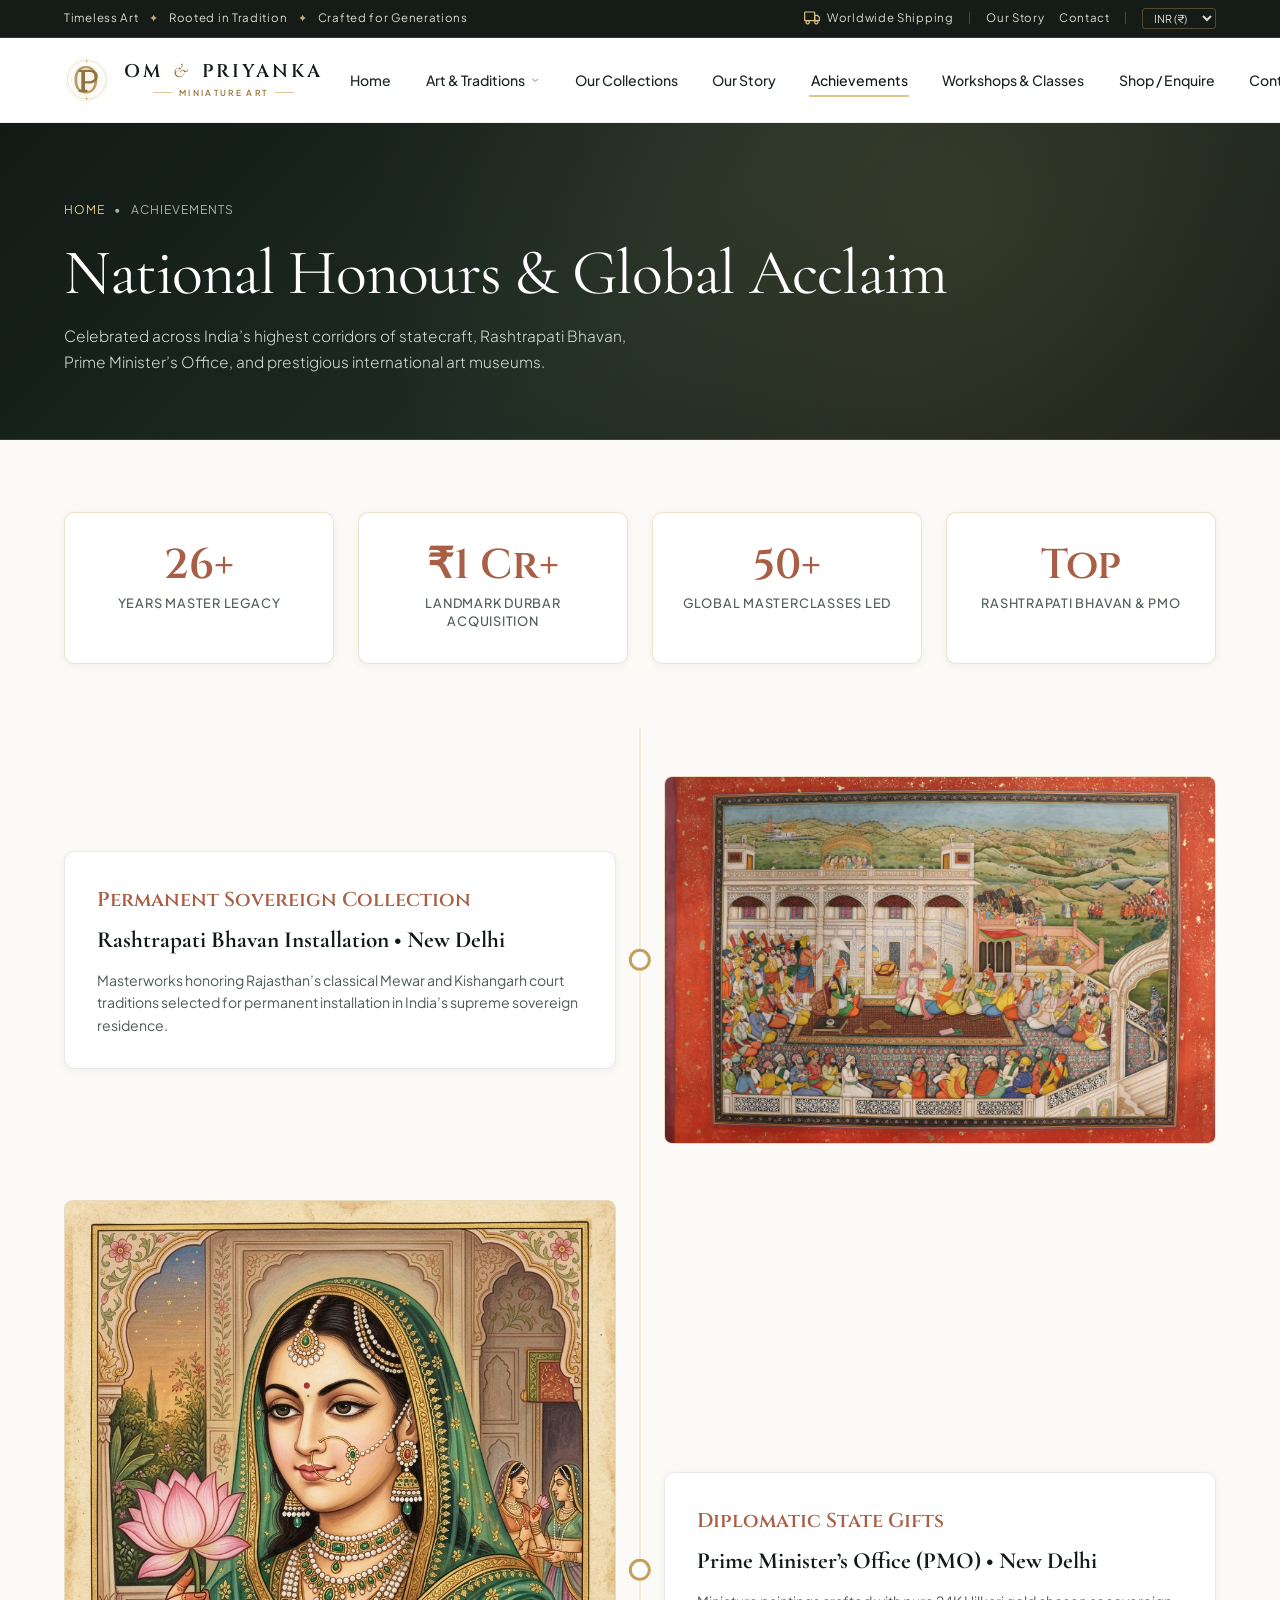
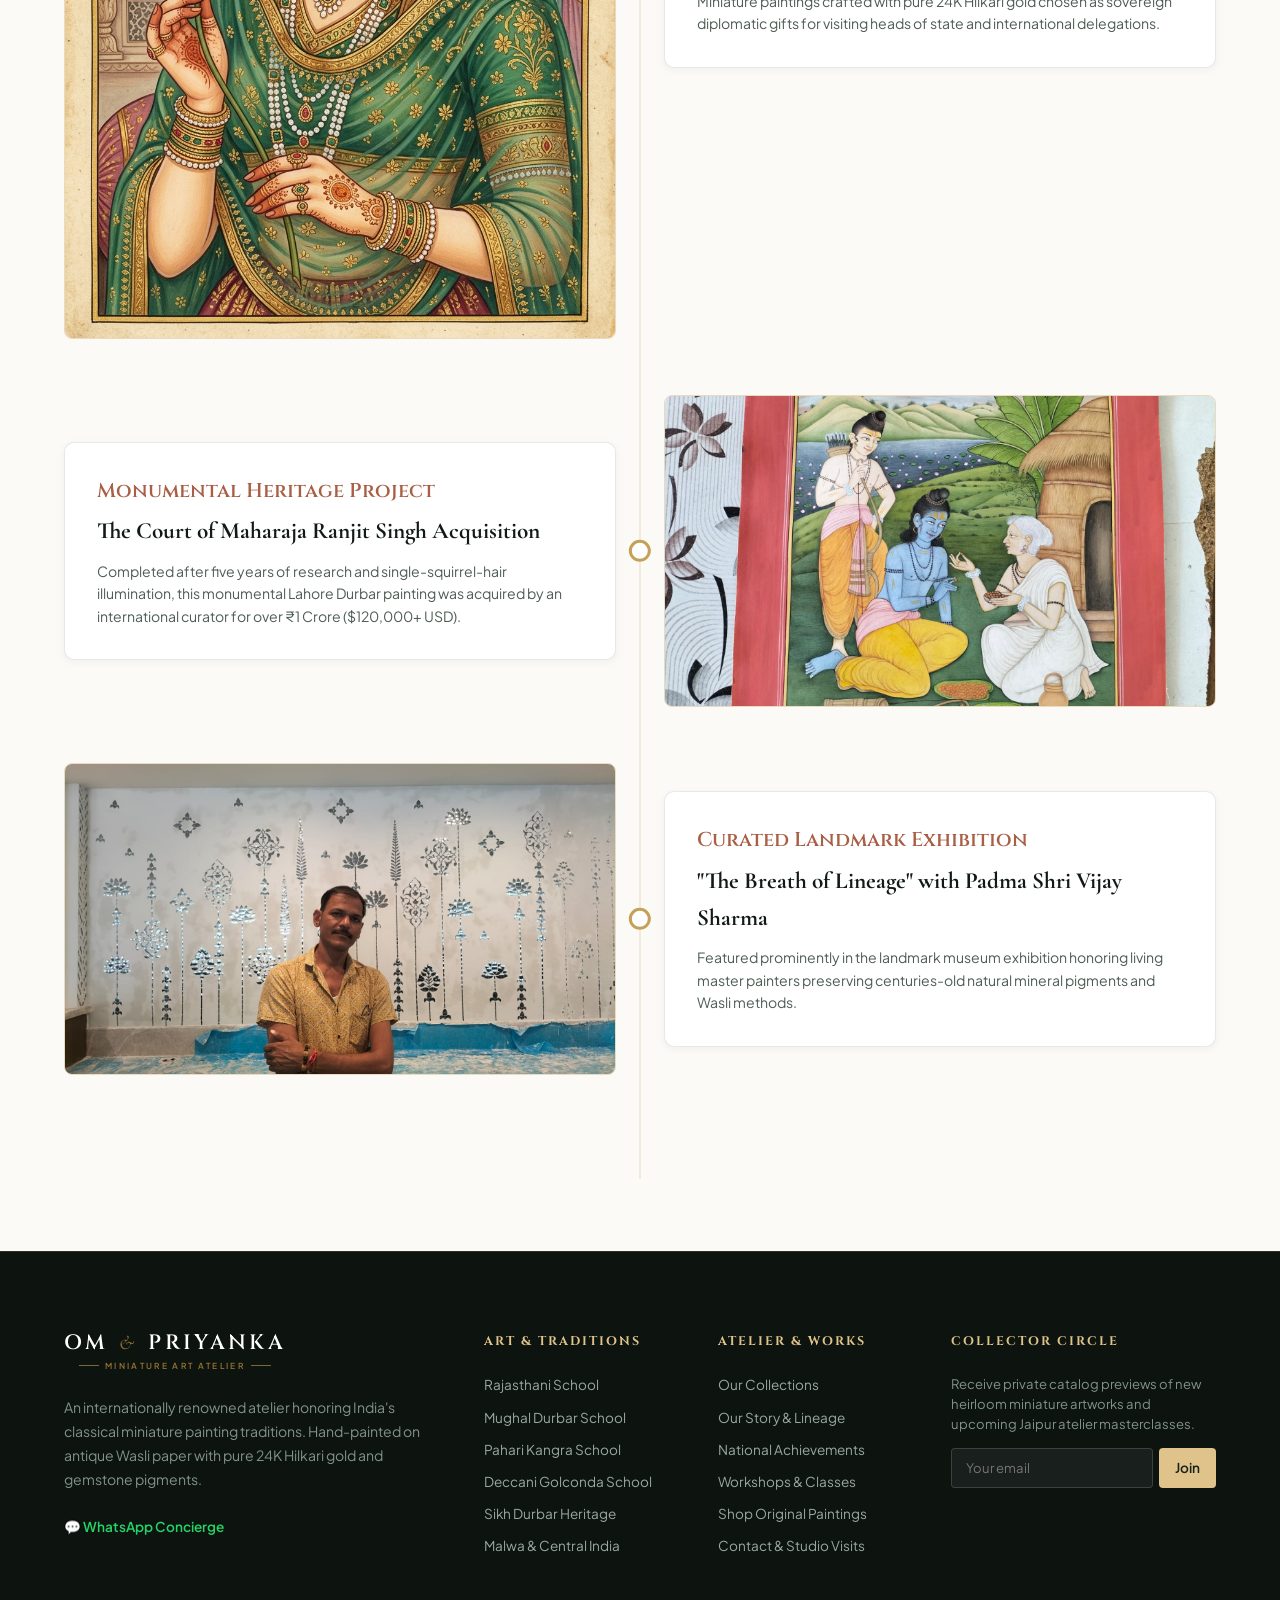
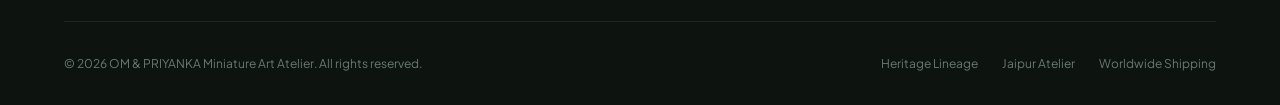
<file: achievements.html>
<!DOCTYPE html>
<html lang="en">
<head>
  <meta charset="UTF-8">
  <meta name="viewport" content="width=device-width, initial-scale=1.0">
  <meta name="theme-color" content="#151c17">
  <title>Achievements &amp; Honours — Master Om Prakash Kumawat | OM &amp; PRIYANKA</title>
  <meta name="description" content="Discover the national awards, exhibitions, and royal commissions of Senior Artist Om Prakash Kumawat. Rashtrapati Bhavan, PMO, Virasat-e-Khalsa, and international collections.">
  
  <link rel="preconnect" href="https://fonts.googleapis.com">
  <link rel="preconnect" href="https://fonts.gstatic.com" crossorigin>
  <link href="https://fonts.googleapis.com/css2?family=Cinzel:wght@400;500;600;700&family=Cormorant+Garamond:ital,wght@0,300;0,400;0,500;0,600;1,300;1,400;1,600&family=Plus+Jakarta+Sans:wght@300;400;500;600;700&display=swap" rel="stylesheet">
  
  <link rel="stylesheet" href="navbar.css">
  <style>
    .timeline-wrap {
      position: relative;
      padding: 3rem 0;
    }
    .timeline-wrap::before {
      content: "";
      position: absolute;
      top: 0;
      bottom: 0;
      left: 50%;
      width: 1px;
      background: var(--gold-border);
      transform: translateX(-50%);
    }
    .timeline-node {
      display: grid;
      grid-template-columns: 1fr 1fr;
      gap: 3rem;
      align-items: center;
      margin-bottom: 3.5rem;
      position: relative;
    }
    .timeline-node:nth-child(even) {
      direction: rtl;
    }
    .timeline-node:nth-child(even) > * {
      direction: ltr;
    }
    .timeline-dot {
      position: absolute;
      left: 50%;
      top: 50%;
      transform: translate(-50%, -50%);
      width: 1.4rem;
      height: 1.4rem;
      border-radius: 50%;
      background: var(--bg-card);
      border: 3px solid var(--gold);
      z-index: 2;
    }
    .timeline-card {
      background: var(--bg-card);
      padding: 2rem;
      border-radius: var(--radius-md);
      border: 1px solid var(--line);
      box-shadow: var(--shadow-sm);
      transition: var(--transition);
    }
    .timeline-card:hover {
      transform: translateY(-4px);
      box-shadow: var(--shadow-md);
      border-color: var(--gold);
    }
    .timeline-year {
      font-family: var(--font-display);
      font-size: 1.25rem;
      color: var(--rust);
      font-weight: 600;
      margin-bottom: 0.4rem;
    }
    .timeline-card h3 {
      font-family: var(--font-serif);
      font-size: 1.45rem;
      color: var(--ink-rich);
      margin-bottom: 0.6rem;
    }
    .timeline-card p {
      font-size: 0.88rem;
      color: var(--ink-soft);
      line-height: 1.6;
    }
    @media (max-width: 860px) {
      .timeline-wrap::before {
        left: 20px;
      }
      .timeline-node {
        grid-template-columns: 1fr;
        padding-left: 50px;
        direction: ltr !important;
      }
      .timeline-node:nth-child(even) {
        direction: ltr !important;
      }
      .timeline-dot {
        left: 20px;
      }
    }
  </style>
</head>
<body>

  <!-- Top Announcement Bar -->
  <div class="top-curator-bar" role="region" aria-label="Announcement">
    <div class="top-bar-inner">
      <div class="top-bar-left">
        <span>Timeless Art</span>
        <span class="star-bullet">✦</span>
        <span>Rooted in Tradition</span>
        <span class="star-bullet">✦</span>
        <span>Crafted for Generations</span>
      </div>
      <div class="top-bar-right">
        <span class="top-bar-shipping">
          <svg viewBox="0 0 24 24" fill="none" stroke="currentColor" stroke-width="1.8" aria-hidden="true" style="width:1rem;height:1rem;color:var(--gold-light);"><rect x="1" y="3" width="15" height="13" rx="1"></rect><polygon points="16 8 20 8 23 11 23 16 16 16 16 8"></polygon><circle cx="5.5" cy="18.5" r="2.5"></circle><circle cx="18.5" cy="18.5" r="2.5"></circle></svg>
          Worldwide Shipping
        </span>
        <span class="top-bar-separator">|</span>
        <a href="story.html">Our Story</a>
        <a href="contact.html">Contact</a>
        <span class="top-bar-separator">|</span>
        <div class="currency-lang-wrap">
          <select id="currency-selector" class="currency-dropdown-select" aria-label="Select currency">
            <option value="INR" selected>INR (₹)</option>
            <option value="USD">USD ($)</option>
            <option value="EUR">EUR (€)</option>
            <option value="GBP">GBP (£)</option>
          </select>
        </div>
      </div>
    </div>
  </div>

  <!-- Main Navigation Header -->
  <header class="site-header" id="master-header">
    <div class="site-header-inner">
      <a href="index.html" class="site-brand" aria-label="OM & PRIYANKA Home">
        <div class="brand-emblem-wrap">
          <svg class="brand-emblem-svg" viewBox="0 0 100 100" fill="none" xmlns="http://www.w3.org/2000/svg" aria-hidden="true">
            <circle cx="50" cy="50" r="46" stroke="#c5a059" stroke-width="1.2" stroke-opacity="0.45" stroke-dasharray="2 2" />
            <circle cx="50" cy="50" r="42" stroke="#c5a059" stroke-width="0.8" stroke-opacity="0.75" />
            <path d="M50 4 Q50 8 48 9 Q50 10 50 14 Q50 10 52 9 Q50 8 50 4Z" fill="#c5a059" />
            <path d="M50 86 Q50 90 48 91 Q50 92 50 96 Q50 92 52 91 Q50 90 50 86Z" fill="#c5a059" />
            <path d="M14 45 Q17 48 18 50 Q17 52 14 55 Q16 52 18 50 Q16 48 14 45Z" fill="#c5a059" />
            <path d="M86 45 Q83 48 82 50 Q83 52 86 55 Q84 52 82 50 Q84 48 86 45Z" fill="#c5a059" />
            <path d="M48 20 C32 20 23 32 23 50 C23 68 32 80 48 80 C64 80 73 68 73 50 C73 32 64 20 48 20 Z M48 24.5 C60.5 24.5 67 34.5 67 50 C67 65.5 60.5 75.5 48 75.5 C35.5 75.5 29 65.5 29 50 C29 34.5 35.5 24.5 48 24.5 Z" fill="#b89b64" />
            <path d="M38 28 H58 C68 28 74 34 74 43 C74 52 67 58 57 58 H46 V72 H49 C50.5 72 52 73 52 74.5 C52 76 50.5 77 49 77 H35 C33.5 77 32 76 32 74.5 C32 73 33.5 72 35 72 H38 V33 H35 C33.5 33 32 32 32 30.5 C32 29 33.5 28 35 28 Z M46 33 V53 H56 C63 53 67.5 49 67.5 43 C67.5 37 63 33 56 33 Z" fill="#8f723c" />
          </svg>
        </div>
        <div class="brand-title-wrap">
          <span class="brand-name">OM <span class="amp">&amp;</span> PRIYANKA</span>
          <span class="brand-subline">MINIATURE ART</span>
        </div>
      </a>

      <nav class="primary-nav" aria-label="Main atelier navigation">
        <li class="nav-item"><a href="index.html" class="nav-link">Home</a></li>
        <li class="nav-item has-dropdown">
          <a href="art-traditions.html" class="nav-link">
            Art &amp; Traditions
            <svg class="nav-chevron-icon" viewBox="0 0 24 24" fill="none" stroke="currentColor" aria-hidden="true"><polyline points="6 9 12 15 18 9"></polyline></svg>
          </a>
          <div class="dropdown-popover art-forms-dropdown">
            <div class="dropdown-caret"></div>
            <div class="dropdown-content-grid">
              <div class="dropdown-schools-list">
                <a href="art-traditions.html#rajasthani" class="dropdown-school-link active" data-school="rajasthani"><span>Rajasthani</span><svg class="item-arrow" viewBox="0 0 24 24"><polyline points="9 18 15 12 9 6"></polyline></svg></a>
                <a href="art-traditions.html#mughal" class="dropdown-school-link" data-school="mughal"><span>Mughal</span><svg class="item-arrow" viewBox="0 0 24 24"><polyline points="9 18 15 12 9 6"></polyline></svg></a>
                <a href="art-traditions.html#pahari" class="dropdown-school-link" data-school="pahari"><span>Pahari</span><svg class="item-arrow" viewBox="0 0 24 24"><polyline points="9 18 15 12 9 6"></polyline></svg></a>
                <a href="art-traditions.html#deccani" class="dropdown-school-link" data-school="deccani"><span>Deccani</span><svg class="item-arrow" viewBox="0 0 24 24"><polyline points="9 18 15 12 9 6"></polyline></svg></a>
                <a href="art-traditions.html#sikh" class="dropdown-school-link" data-school="sikh"><span>Sikh</span><svg class="item-arrow" viewBox="0 0 24 24"><polyline points="9 18 15 12 9 6"></polyline></svg></a>
                <a href="art-traditions.html#malwa" class="dropdown-school-link" data-school="malwa"><span>Malwa</span><svg class="item-arrow" viewBox="0 0 24 24"><polyline points="9 18 15 12 9 6"></polyline></svg></a>
                <div class="dropdown-divider"></div>
                <a href="art-traditions.html" class="dropdown-school-link highlight" data-school="all"><span>All Art Forms</span><svg class="item-arrow" viewBox="0 0 24 24"><polyline points="9 18 15 12 9 6"></polyline></svg></a>
              </div>
              <div class="dropdown-feature-card">
                <div class="dropdown-img-wrap"><img id="dropdown-preview-img" src="images/dropdown_art.jpg" alt="Princess with Lotus" loading="eager"></div>
                <p id="dropdown-preview-quote" class="dropdown-quote">"Each style tells a different story, all rooted in India’s rich artistic heritage."</p>
              </div>
            </div>
          </div>
        </li>
        <li class="nav-item"><a href="collections.html" class="nav-link">Our Collections</a></li>
        <li class="nav-item"><a href="story.html" class="nav-link">Our Story</a></li>
        <li class="nav-item is-current-page"><a href="achievements.html" class="nav-link active">Achievements</a></li>
        <li class="nav-item"><a href="workshops.html" class="nav-link">Workshops &amp; Classes</a></li>
        <li class="nav-item"><a href="shop.html" class="nav-link">Shop / Enquire</a></li>
        <li class="nav-item"><a href="contact.html" class="nav-link">Contact Us</a></li>
      </nav>

      <div class="header-actions">
        <button type="button" class="nav-icon-btn" data-action="open-search-modal" aria-label="Search artworks">
          <svg viewBox="0 0 24 24" fill="none" stroke="currentColor" aria-hidden="true"><circle cx="11" cy="11" r="8"></circle><line x1="21" y1="21" x2="16.65" y2="16.65"></line></svg>
        </button>
        <button type="button" class="nav-icon-btn" data-action="open-user-modal" aria-label="Collector profile">
          <svg viewBox="0 0 24 24" fill="none" stroke="currentColor" aria-hidden="true"><path d="M20 21v-2a4 4 0 0 0-4-4H8a4 4 0 0 0-4 4v2"></path><circle cx="12" cy="7" r="4"></circle></svg>
        </button>
        <button type="button" class="nav-icon-btn" data-action="toggle-bag" aria-label="View collector bag">
          <svg viewBox="0 0 24 24" fill="none" stroke="currentColor" aria-hidden="true"><path d="M6 2L3 6v14a2 2 0 0 0 2 2h14a2 2 0 0 0 2-2V6l-3-4z"></path><line x1="3" y1="6" x2="21" y2="6"></line><path d="M16 10a4 4 0 0 1-8 0"></path></svg>
          <span class="bag-counter-badge">2</span>
        </button>
        <button type="button" class="mobile-menu-toggle" id="mobile-menu-toggle" aria-label="Open mobile menu">
          <svg viewBox="0 0 24 24" fill="none" stroke="currentColor" stroke-width="2" style="width:1.3rem;height:1.3rem;" aria-hidden="true"><line x1="3" y1="12" x2="21" y2="12"></line><line x1="3" y1="6" x2="21" y2="6"></line><line x1="3" y1="18" x2="21" y2="18"></line></svg>
        </button>
      </div>
    </div>
  </header>

  <!-- Page Hero Header -->
  <header class="page-hero">
    <div class="page-hero-container">
      <nav class="breadcrumb-nav" aria-label="Breadcrumb">
        <a href="index.html">Home</a>
        <span>&bull;</span>
        <span>Achievements</span>
      </nav>
      <h1 class="page-hero-title">National Honours &amp; Global Acclaim</h1>
      <p class="page-hero-subtitle">
        Celebrated across India’s highest corridors of statecraft, Rashtrapati Bhavan, Prime Minister’s Office, and prestigious international art museums.
      </p>
    </div>
  </header>

  <main style="padding: 4.5rem 0;">
    <div class="section-container">
      <!-- 4 Key Milestones -->
      <div class="stats-strip" style="margin-top: 0; margin-bottom: 4rem;">
        <div class="stat-box">
          <div class="stat-num">26+</div>
          <div class="stat-label">Years Master Legacy</div>
        </div>
        <div class="stat-box">
          <div class="stat-num">₹1 Cr+</div>
          <div class="stat-label">Landmark Durbar Acquisition</div>
        </div>
        <div class="stat-box">
          <div class="stat-num">50+</div>
          <div class="stat-label">Global Masterclasses Led</div>
        </div>
        <div class="stat-box">
          <div class="stat-num">Top</div>
          <div class="stat-label">Rashtrapati Bhavan &amp; PMO</div>
        </div>
      </div>

      <!-- Chronological Milestones Timeline -->
      <div class="timeline-wrap">
        <!-- Milestone 1 -->
        <div class="timeline-node">
          <div class="timeline-card">
            <div class="timeline-year">Permanent Sovereign Collection</div>
            <h3>Rashtrapati Bhavan Installation &bull; New Delhi</h3>
            <p>
              Masterworks honoring Rajasthan’s classical Mewar and Kishangarh court traditions selected for permanent installation in India’s supreme sovereign residence.
            </p>
          </div>
          <div class="timeline-dot"></div>
          <div><img src="images/image7.jpeg" alt="Royal court durbar masterpiece" style="border-radius: 8px; border: 1px solid var(--gold-border);" loading="lazy"></div>
        </div>

        <!-- Milestone 2 -->
        <div class="timeline-node">
          <div class="timeline-card">
            <div class="timeline-year">Diplomatic State Gifts</div>
            <h3>Prime Minister’s Office (PMO) &bull; New Delhi</h3>
            <p>
              Miniature paintings crafted with pure 24K Hilkari gold chosen as sovereign diplomatic gifts for visiting heads of state and international delegations.
            </p>
          </div>
          <div class="timeline-dot"></div>
          <div><img src="images/dropdown_art.jpg" alt="Princess with lotus in gold" style="border-radius: 8px; border: 1px solid var(--gold-border);" loading="lazy"></div>
        </div>

        <!-- Milestone 3 -->
        <div class="timeline-node">
          <div class="timeline-card">
            <div class="timeline-year">Monumental Heritage Project</div>
            <h3>The Court of Maharaja Ranjit Singh Acquisition</h3>
            <p>
              Completed after five years of research and single-squirrel-hair illumination, this monumental Lahore Durbar painting was acquired by an international curator for over ₹1 Crore ($120,000+ USD).
            </p>
          </div>
          <div class="timeline-dot"></div>
          <div><img src="images/image4.jpeg" alt="Palace assembly painting" style="border-radius: 8px; border: 1px solid var(--gold-border);" loading="lazy"></div>
        </div>

        <!-- Milestone 4 -->
        <div class="timeline-node">
          <div class="timeline-card">
            <div class="timeline-year">Curated Landmark Exhibition</div>
            <h3>"The Breath of Lineage" with Padma Shri Vijay Sharma</h3>
            <p>
              Featured prominently in the landmark museum exhibition honoring living master painters preserving centuries-old natural mineral pigments and Wasli methods.
            </p>
          </div>
          <div class="timeline-dot"></div>
          <div><img src="images/image3.jpeg" alt="Master Om Prakash Kumawat" style="border-radius: 8px; border: 1px solid var(--gold-border);" loading="lazy"></div>
        </div>
      </div>
    </div>
  </main>

  <!-- Master Footer -->
  <footer class="master-footer">
    <div class="section-container">
      <div class="footer-grid">
        <div class="footer-brand-col">
          <a href="index.html" class="site-brand" style="margin-bottom: 0.5rem;">
            <div class="brand-title-wrap">
              <span class="brand-name" style="font-size: 1.3rem;">OM <span class="amp">&amp;</span> PRIYANKA</span>
              <span class="brand-subline">MINIATURE ART ATELIER</span>
            </div>
          </a>
          <p>
            An internationally renowned atelier honoring India's classical miniature painting traditions. Hand-painted on antique Wasli paper with pure 24K Hilkari gold and gemstone pigments.
          </p>
          <div style="margin-top: 1.5rem;">
            <a href="https://wa.me/919829000000" target="_blank" rel="noopener noreferrer" style="color: #25D366; font-size: 0.85rem; font-weight: 600;">
              💬 WhatsApp Concierge
            </a>
          </div>
        </div>
        <div class="footer-col">
          <h4>Art &amp; Traditions</h4>
          <ul class="footer-links-list">
            <li><a href="art-traditions.html#rajasthani">Rajasthani School</a></li>
            <li><a href="art-traditions.html#mughal">Mughal Durbar School</a></li>
            <li><a href="art-traditions.html#pahari">Pahari Kangra School</a></li>
            <li><a href="art-traditions.html#deccani">Deccani Golconda School</a></li>
            <li><a href="art-traditions.html#sikh">Sikh Durbar Heritage</a></li>
            <li><a href="art-traditions.html#malwa">Malwa &amp; Central India</a></li>
          </ul>
        </div>
        <div class="footer-col">
          <h4>Atelier &amp; Works</h4>
          <ul class="footer-links-list">
            <li><a href="collections.html">Our Collections</a></li>
            <li><a href="story.html">Our Story &amp; Lineage</a></li>
            <li><a href="achievements.html">National Achievements</a></li>
            <li><a href="workshops.html">Workshops &amp; Classes</a></li>
            <li><a href="shop.html">Shop Original Paintings</a></li>
            <li><a href="contact.html">Contact &amp; Studio Visits</a></li>
          </ul>
        </div>
        <div class="footer-col newsletter-box">
          <h4>Collector Circle</h4>
          <p>Receive private catalog previews of new heirloom miniature artworks and upcoming Jaipur atelier masterclasses.</p>
          <form class="newsletter-form" onsubmit="event.preventDefault(); alert('Thank you for subscribing.'); this.reset();">
            <input type="email" class="newsletter-input" placeholder="Your email" required>
            <button type="submit" class="newsletter-btn">Join</button>
          </form>
        </div>
      </div>
      <div class="footer-bottom-row">
        <div>&copy; 2026 OM &amp; PRIYANKA Miniature Art Atelier. All rights reserved.</div>
        <div style="display: flex; gap: 1.5rem;">
          <a href="story.html" style="color: inherit;">Heritage Lineage</a>
          <a href="contact.html" style="color: inherit;">Jaipur Atelier</a>
          <a href="shop.html" style="color: inherit;">Worldwide Shipping</a>
        </div>
      </div>
    </div>
  </footer>

  <!-- Drawer & Modals -->
  <div class="collector-drawer-backdrop" id="collector-drawer-backdrop" aria-hidden="true">
    <div class="collector-drawer">
      <div class="drawer-header">
        <h3>Collector Bag &bull; Inquiries</h3>
        <button type="button" class="drawer-close-btn" id="drawer-close-btn">&times;</button>
      </div>
      <div class="drawer-body"><div id="drawer-items-list"></div></div>
      <div class="drawer-footer">
        <div style="display: flex; justify-content: space-between; align-items: center; font-size: 0.95rem; font-weight: 600;">
          <span>Estimated Total:</span>
          <span id="drawer-subtotal-price" style="color: var(--rust-dark); font-size: 1.15rem;">₹ 5,15,000</span>
        </div>
        <a href="https://wa.me/919829000000" target="_blank" rel="noopener noreferrer" class="btn-drawer-whatsapp">💬 Inquire via WhatsApp</a>
      </div>
    </div>
  </div>

  <div class="modal-backdrop" id="search-modal-backdrop" aria-hidden="true">
    <div class="modal-box search-modal-box">
      <button type="button" class="modal-close-btn">&times;</button>
      <h3>Search Atelier Masterpieces &amp; Heritage</h3>
      <div class="search-input-wrap">
        <svg viewBox="0 0 24 24" fill="none" stroke="currentColor" stroke-width="2"><circle cx="11" cy="11" r="8"></circle><line x1="21" y1="21" x2="16.65" y2="16.65"></line></svg>
        <input type="text" id="search-input" class="search-input-field" placeholder="Search achievements...">
      </div>
      <div id="search-results"></div>
    </div>
  </div>

  <div class="modal-backdrop" id="user-modal-backdrop" aria-hidden="true">
    <div class="modal-box">
      <button type="button" class="modal-close-btn">&times;</button>
      <h3>Collector Circle Portal</h3>
      <form id="user-form">
        <div class="form-group"><label>Email</label><input type="email" class="form-control" required></div>
        <div class="form-group"><label>Password</label><input type="password" class="form-control" required></div>
        <button type="submit" class="btn-modal-submit">Access Collector Circle</button>
      </form>
    </div>
  </div>

  <!-- Mobile Drawer -->
  <div class="mobile-drawer-backdrop" id="mobile-drawer-backdrop" aria-hidden="true">
    <div class="mobile-drawer">
      <div class="mobile-drawer-header">
        <span style="font-family: var(--font-display); font-size: 0.95rem; font-weight: 600;">OM &amp; PRIYANKA</span>
        <button type="button" class="mobile-drawer-close" id="mobile-drawer-close">&times;</button>
      </div>
      <div class="mobile-drawer-body">
        <a href="index.html" class="mobile-drawer-link"><span>Home</span><span class="badge-num">01</span></a>
        <a href="art-traditions.html" class="mobile-drawer-link"><span>Art &amp; Traditions</span><span class="badge-num">02</span></a>
        <a href="collections.html" class="mobile-drawer-link"><span>Our Collections</span><span class="badge-num">03</span></a>
        <a href="story.html" class="mobile-drawer-link"><span>Our Story</span><span class="badge-num">04</span></a>
        <a href="achievements.html" class="mobile-drawer-link active"><span>Achievements</span><span class="badge-num">05</span></a>
        <a href="workshops.html" class="mobile-drawer-link"><span>Workshops &amp; Classes</span><span class="badge-num">06</span></a>
        <a href="shop.html" class="mobile-drawer-link"><span>Shop / Enquire</span><span class="badge-num">07</span></a>
        <a href="contact.html" class="mobile-drawer-link"><span>Contact Us</span><span class="badge-num">08</span></a>
      </div>
    </div>
  </div>

  <script src="navbar.js"></script>
</body>
</html>
</file>
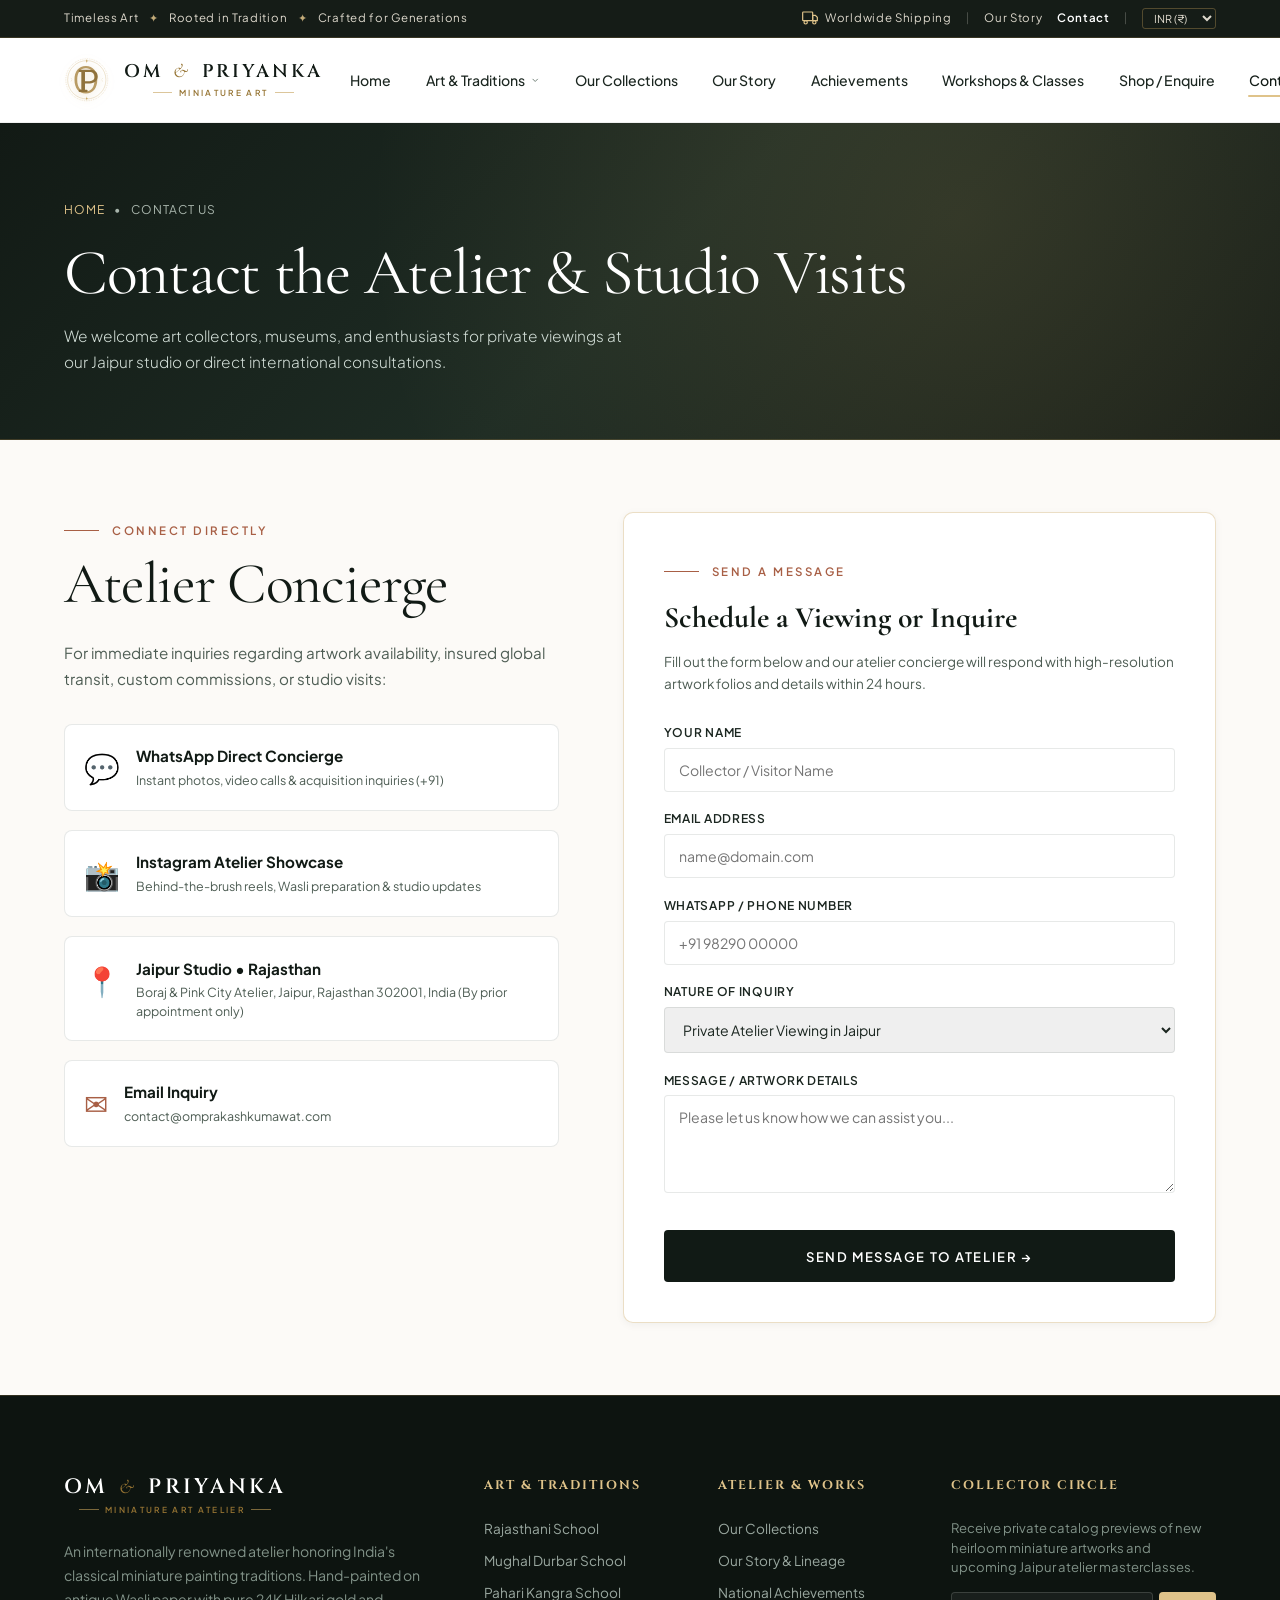
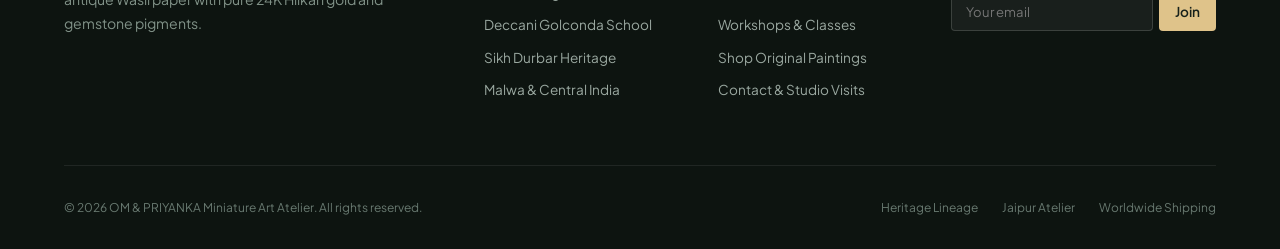
<file: contact.html>
<!DOCTYPE html>
<html lang="en">
<head>
  <meta charset="UTF-8">
  <meta name="viewport" content="width=device-width, initial-scale=1.0">
  <meta name="theme-color" content="#151c17">
  <title>Contact Us — Jaipur Atelier &amp; Inquiries | OM &amp; PRIYANKA</title>
  <meta name="description" content="Contact OM & PRIYANKA Miniature Art Atelier. Connect directly via WhatsApp, Instagram, or schedule a private studio viewing in Jaipur with Master Om Prakash Kumawat.">
  
  <link rel="preconnect" href="https://fonts.googleapis.com">
  <link rel="preconnect" href="https://fonts.gstatic.com" crossorigin>
  <link href="https://fonts.googleapis.com/css2?family=Cinzel:wght@400;500;600;700&family=Cormorant+Garamond:ital,wght@0,300;0,400;0,500;0,600;1,300;1,400;1,600&family=Plus+Jakarta+Sans:wght@300;400;500;600;700&display=swap" rel="stylesheet">
  
  <link rel="stylesheet" href="navbar.css">
</head>
<body>

  <!-- Top Announcement Bar -->
  <div class="top-curator-bar" role="region" aria-label="Announcement">
    <div class="top-bar-inner">
      <div class="top-bar-left">
        <span>Timeless Art</span>
        <span class="star-bullet">✦</span>
        <span>Rooted in Tradition</span>
        <span class="star-bullet">✦</span>
        <span>Crafted for Generations</span>
      </div>
      <div class="top-bar-right">
        <span class="top-bar-shipping">
          <svg viewBox="0 0 24 24" fill="none" stroke="currentColor" stroke-width="1.8" aria-hidden="true" style="width:1rem;height:1rem;color:var(--gold-light);"><rect x="1" y="3" width="15" height="13" rx="1"></rect><polygon points="16 8 20 8 23 11 23 16 16 16 16 8"></polygon><circle cx="5.5" cy="18.5" r="2.5"></circle><circle cx="18.5" cy="18.5" r="2.5"></circle></svg>
          Worldwide Shipping
        </span>
        <span class="top-bar-separator">|</span>
        <a href="story.html">Our Story</a>
        <a href="contact.html" style="color: #ffffff; font-weight: 600;">Contact</a>
        <span class="top-bar-separator">|</span>
        <div class="currency-lang-wrap">
          <select id="currency-selector" class="currency-dropdown-select" aria-label="Select currency">
            <option value="INR" selected>INR (₹)</option>
            <option value="USD">USD ($)</option>
            <option value="EUR">EUR (€)</option>
            <option value="GBP">GBP (£)</option>
          </select>
        </div>
      </div>
    </div>
  </div>

  <!-- Main Navigation Header -->
  <header class="site-header" id="master-header">
    <div class="site-header-inner">
      <a href="index.html" class="site-brand" aria-label="OM & PRIYANKA Home">
        <div class="brand-emblem-wrap">
          <svg class="brand-emblem-svg" viewBox="0 0 100 100" fill="none" xmlns="http://www.w3.org/2000/svg" aria-hidden="true">
            <circle cx="50" cy="50" r="46" stroke="#c5a059" stroke-width="1.2" stroke-opacity="0.45" stroke-dasharray="2 2" />
            <circle cx="50" cy="50" r="42" stroke="#c5a059" stroke-width="0.8" stroke-opacity="0.75" />
            <path d="M50 4 Q50 8 48 9 Q50 10 50 14 Q50 10 52 9 Q50 8 50 4Z" fill="#c5a059" />
            <path d="M50 86 Q50 90 48 91 Q50 92 50 96 Q50 92 52 91 Q50 90 50 86Z" fill="#c5a059" />
            <path d="M14 45 Q17 48 18 50 Q17 52 14 55 Q16 52 18 50 Q16 48 14 45Z" fill="#c5a059" />
            <path d="M86 45 Q83 48 82 50 Q83 52 86 55 Q84 52 82 50 Q84 48 86 45Z" fill="#c5a059" />
            <path d="M48 20 C32 20 23 32 23 50 C23 68 32 80 48 80 C64 80 73 68 73 50 C73 32 64 20 48 20 Z M48 24.5 C60.5 24.5 67 34.5 67 50 C67 65.5 60.5 75.5 48 75.5 C35.5 75.5 29 65.5 29 50 C29 34.5 35.5 24.5 48 24.5 Z" fill="#b89b64" />
            <path d="M38 28 H58 C68 28 74 34 74 43 C74 52 67 58 57 58 H46 V72 H49 C50.5 72 52 73 52 74.5 C52 76 50.5 77 49 77 H35 C33.5 77 32 76 32 74.5 C32 73 33.5 72 35 72 H38 V33 H35 C33.5 33 32 32 32 30.5 C32 29 33.5 28 35 28 Z M46 33 V53 H56 C63 53 67.5 49 67.5 43 C67.5 37 63 33 56 33 Z" fill="#8f723c" />
          </svg>
        </div>
        <div class="brand-title-wrap">
          <span class="brand-name">OM <span class="amp">&amp;</span> PRIYANKA</span>
          <span class="brand-subline">MINIATURE ART</span>
        </div>
      </a>

      <nav class="primary-nav" aria-label="Main atelier navigation">
        <li class="nav-item"><a href="index.html" class="nav-link">Home</a></li>
        <li class="nav-item has-dropdown">
          <a href="art-traditions.html" class="nav-link">
            Art &amp; Traditions
            <svg class="nav-chevron-icon" viewBox="0 0 24 24" fill="none" stroke="currentColor" aria-hidden="true"><polyline points="6 9 12 15 18 9"></polyline></svg>
          </a>
          <div class="dropdown-popover art-forms-dropdown">
            <div class="dropdown-caret"></div>
            <div class="dropdown-content-grid">
              <div class="dropdown-schools-list">
                <a href="art-traditions.html#rajasthani" class="dropdown-school-link active" data-school="rajasthani"><span>Rajasthani</span><svg class="item-arrow" viewBox="0 0 24 24"><polyline points="9 18 15 12 9 6"></polyline></svg></a>
                <a href="art-traditions.html#mughal" class="dropdown-school-link" data-school="mughal"><span>Mughal</span><svg class="item-arrow" viewBox="0 0 24 24"><polyline points="9 18 15 12 9 6"></polyline></svg></a>
                <a href="art-traditions.html#pahari" class="dropdown-school-link" data-school="pahari"><span>Pahari</span><svg class="item-arrow" viewBox="0 0 24 24"><polyline points="9 18 15 12 9 6"></polyline></svg></a>
                <a href="art-traditions.html#deccani" class="dropdown-school-link" data-school="deccani"><span>Deccani</span><svg class="item-arrow" viewBox="0 0 24 24"><polyline points="9 18 15 12 9 6"></polyline></svg></a>
                <a href="art-traditions.html#sikh" class="dropdown-school-link" data-school="sikh"><span>Sikh</span><svg class="item-arrow" viewBox="0 0 24 24"><polyline points="9 18 15 12 9 6"></polyline></svg></a>
                <a href="art-traditions.html#malwa" class="dropdown-school-link" data-school="malwa"><span>Malwa</span><svg class="item-arrow" viewBox="0 0 24 24"><polyline points="9 18 15 12 9 6"></polyline></svg></a>
                <div class="dropdown-divider"></div>
                <a href="art-traditions.html" class="dropdown-school-link highlight" data-school="all"><span>All Art Forms</span><svg class="item-arrow" viewBox="0 0 24 24"><polyline points="9 18 15 12 9 6"></polyline></svg></a>
              </div>
              <div class="dropdown-feature-card">
                <div class="dropdown-img-wrap"><img id="dropdown-preview-img" src="images/dropdown_art.jpg" alt="Princess with Lotus" loading="eager"></div>
                <p id="dropdown-preview-quote" class="dropdown-quote">"Each style tells a different story, all rooted in India’s rich artistic heritage."</p>
              </div>
            </div>
          </div>
        </li>
        <li class="nav-item"><a href="collections.html" class="nav-link">Our Collections</a></li>
        <li class="nav-item"><a href="story.html" class="nav-link">Our Story</a></li>
        <li class="nav-item"><a href="achievements.html" class="nav-link">Achievements</a></li>
        <li class="nav-item"><a href="workshops.html" class="nav-link">Workshops &amp; Classes</a></li>
        <li class="nav-item"><a href="shop.html" class="nav-link">Shop / Enquire</a></li>
        <li class="nav-item is-current-page"><a href="contact.html" class="nav-link active">Contact Us</a></li>
      </nav>

      <div class="header-actions">
        <button type="button" class="nav-icon-btn" data-action="open-search-modal" aria-label="Search artworks">
          <svg viewBox="0 0 24 24" fill="none" stroke="currentColor" aria-hidden="true"><circle cx="11" cy="11" r="8"></circle><line x1="21" y1="21" x2="16.65" y2="16.65"></line></svg>
        </button>
        <button type="button" class="nav-icon-btn" data-action="open-user-modal" aria-label="Collector profile">
          <svg viewBox="0 0 24 24" fill="none" stroke="currentColor" aria-hidden="true"><path d="M20 21v-2a4 4 0 0 0-4-4H8a4 4 0 0 0-4 4v2"></path><circle cx="12" cy="7" r="4"></circle></svg>
        </button>
        <button type="button" class="nav-icon-btn" data-action="toggle-bag" aria-label="View collector bag">
          <svg viewBox="0 0 24 24" fill="none" stroke="currentColor" aria-hidden="true"><path d="M6 2L3 6v14a2 2 0 0 0 2 2h14a2 2 0 0 0 2-2V6l-3-4z"></path><line x1="3" y1="6" x2="21" y2="6"></line><path d="M16 10a4 4 0 0 1-8 0"></path></svg>
          <span class="bag-counter-badge">2</span>
        </button>
        <button type="button" class="mobile-menu-toggle" id="mobile-menu-toggle" aria-label="Open mobile menu">
          <svg viewBox="0 0 24 24" fill="none" stroke="currentColor" stroke-width="2" style="width:1.3rem;height:1.3rem;" aria-hidden="true"><line x1="3" y1="12" x2="21" y2="12"></line><line x1="3" y1="6" x2="21" y2="6"></line><line x1="3" y1="18" x2="21" y2="18"></line></svg>
        </button>
      </div>
    </div>
  </header>

  <!-- Page Hero Header -->
  <header class="page-hero">
    <div class="page-hero-container">
      <nav class="breadcrumb-nav" aria-label="Breadcrumb">
        <a href="index.html">Home</a>
        <span>&bull;</span>
        <span>Contact Us</span>
      </nav>
      <h1 class="page-hero-title">Contact the Atelier &amp; Studio Visits</h1>
      <p class="page-hero-subtitle">
        We welcome art collectors, museums, and enthusiasts for private viewings at our Jaipur studio or direct international consultations.
      </p>
    </div>
  </header>

  <main style="padding: 4.5rem 0;">
    <div class="section-container">
      <div style="display: grid; grid-template-columns: 1fr 1.2fr; gap: 4rem; align-items: start;">
        <!-- Left: Direct Channels -->
        <div>
          <div class="section-kicker">
            <span class="kicker-rule"></span>
            CONNECT DIRECTLY
          </div>
          <h2 class="section-main-title" style="margin-bottom: 1.5rem;">Atelier Concierge</h2>
          <p style="color: var(--ink-soft); font-size: 0.95rem; line-height: 1.7; margin-bottom: 2rem;">
            For immediate inquiries regarding artwork availability, insured global transit, custom commissions, or studio visits:
          </p>

          <div style="display: flex; flex-direction: column; gap: 1.2rem;">
            <!-- WhatsApp -->
            <a href="https://wa.me/919829000000" target="_blank" rel="noopener noreferrer" style="display: flex; align-items: center; gap: 1rem; padding: 1.2rem; background: var(--bg-card); border: 1px solid var(--line); border-radius: 8px; transition: var(--transition);">
              <span style="font-size: 1.8rem; color: #25D366;">💬</span>
              <div>
                <h4 style="font-size: 0.95rem; color: var(--ink-rich); margin-bottom: 0.15rem;">WhatsApp Direct Concierge</h4>
                <p style="font-size: 0.78rem; color: var(--ink-soft);">Instant photos, video calls &amp; acquisition inquiries (+91)</p>
              </div>
            </a>

            <!-- Instagram -->
            <a href="https://instagram.com" target="_blank" rel="noopener noreferrer" style="display: flex; align-items: center; gap: 1rem; padding: 1.2rem; background: var(--bg-card); border: 1px solid var(--line); border-radius: 8px; transition: var(--transition);">
              <span style="font-size: 1.8rem; color: #E1306C;">📸</span>
              <div>
                <h4 style="font-size: 0.95rem; color: var(--ink-rich); margin-bottom: 0.15rem;">Instagram Atelier Showcase</h4>
                <p style="font-size: 0.78rem; color: var(--ink-soft);">Behind-the-brush reels, Wasli preparation &amp; studio updates</p>
              </div>
            </a>

            <!-- Jaipur Studio Location -->
            <div style="display: flex; align-items: flex-start; gap: 1rem; padding: 1.2rem; background: var(--bg-card); border: 1px solid var(--line); border-radius: 8px;">
              <span style="font-size: 1.8rem; color: var(--gold-dark);">📍</span>
              <div>
                <h4 style="font-size: 0.95rem; color: var(--ink-rich); margin-bottom: 0.15rem;">Jaipur Studio &bull; Rajasthan</h4>
                <p style="font-size: 0.78rem; color: var(--ink-soft); line-height: 1.5;">Boraj &amp; Pink City Atelier, Jaipur, Rajasthan 302001, India (By prior appointment only)</p>
              </div>
            </div>

            <!-- Email -->
            <div style="display: flex; align-items: flex-start; gap: 1rem; padding: 1.2rem; background: var(--bg-card); border: 1px solid var(--line); border-radius: 8px;">
              <span style="font-size: 1.8rem; color: var(--rust);">✉</span>
              <div>
                <h4 style="font-size: 0.95rem; color: var(--ink-rich); margin-bottom: 0.15rem;">Email Inquiry</h4>
                <p style="font-size: 0.78rem; color: var(--ink-soft);">contact@omprakashkumawat.com</p>
              </div>
            </div>
          </div>
        </div>

        <!-- Right: Inquiry Form -->
        <div style="background: var(--bg-card); padding: 2.5rem; border-radius: var(--radius-md); border: 1px solid var(--gold-border); box-shadow: var(--shadow-sm);">
          <div class="section-kicker">
            <span class="kicker-rule"></span>
            SEND A MESSAGE
          </div>
          <h3 style="font-family: var(--font-serif); font-size: 1.85rem; color: var(--ink-rich); margin-bottom: 0.6rem;">
            Schedule a Viewing or Inquire
          </h3>
          <p style="font-size: 0.85rem; color: var(--ink-soft); line-height: 1.6; margin-bottom: 1.8rem;">
            Fill out the form below and our atelier concierge will respond with high-resolution artwork folios and details within 24 hours.
          </p>

          <form id="contact-form" onsubmit="event.preventDefault(); alert('Thank you for reaching out to the OM & PRIYANKA Atelier. Our concierge will contact you within 24 hours.'); this.reset();">
            <div class="form-group">
              <label>Your Name</label>
              <input type="text" class="form-control" required placeholder="Collector / Visitor Name">
            </div>
            <div class="form-group">
              <label>Email Address</label>
              <input type="email" class="form-control" required placeholder="name@domain.com">
            </div>
            <div class="form-group">
              <label>WhatsApp / Phone Number</label>
              <input type="tel" class="form-control" placeholder="+91 98290 00000">
            </div>
            <div class="form-group">
              <label>Nature of Inquiry</label>
              <select class="form-control">
                <option>Private Atelier Viewing in Jaipur</option>
                <option>Acquiring an Available Miniature Artwork</option>
                <option>Bespoke Commission Consultation</option>
                <option>Workshop &amp; Masterclass Enrollment</option>
                <option>Museum Exhibition / Curatorial Inquiry</option>
              </select>
            </div>
            <div class="form-group">
              <label>Message / Artwork Details</label>
              <textarea class="form-control" rows="4" required placeholder="Please let us know how we can assist you..."></textarea>
            </div>
            <button type="submit" class="btn-modal-submit">
              Send Message to Atelier &rarr;
            </button>
          </form>
        </div>
      </div>
    </div>
  </main>

  <!-- Master Footer -->
  <footer class="master-footer">
    <div class="section-container">
      <div class="footer-grid">
        <div class="footer-brand-col">
          <a href="index.html" class="site-brand" style="margin-bottom: 0.5rem;">
            <div class="brand-title-wrap">
              <span class="brand-name" style="font-size: 1.3rem;">OM <span class="amp">&amp;</span> PRIYANKA</span>
              <span class="brand-subline">MINIATURE ART ATELIER</span>
            </div>
          </a>
          <p>
            An internationally renowned atelier honoring India's classical miniature painting traditions. Hand-painted on antique Wasli paper with pure 24K Hilkari gold and gemstone pigments.
          </p>
        </div>
        <div class="footer-col">
          <h4>Art &amp; Traditions</h4>
          <ul class="footer-links-list">
            <li><a href="art-traditions.html#rajasthani">Rajasthani School</a></li>
            <li><a href="art-traditions.html#mughal">Mughal Durbar School</a></li>
            <li><a href="art-traditions.html#pahari">Pahari Kangra School</a></li>
            <li><a href="art-traditions.html#deccani">Deccani Golconda School</a></li>
            <li><a href="art-traditions.html#sikh">Sikh Durbar Heritage</a></li>
            <li><a href="art-traditions.html#malwa">Malwa &amp; Central India</a></li>
          </ul>
        </div>
        <div class="footer-col">
          <h4>Atelier &amp; Works</h4>
          <ul class="footer-links-list">
            <li><a href="collections.html">Our Collections</a></li>
            <li><a href="story.html">Our Story &amp; Lineage</a></li>
            <li><a href="achievements.html">National Achievements</a></li>
            <li><a href="workshops.html">Workshops &amp; Classes</a></li>
            <li><a href="shop.html">Shop Original Paintings</a></li>
            <li><a href="contact.html">Contact &amp; Studio Visits</a></li>
          </ul>
        </div>
        <div class="footer-col newsletter-box">
          <h4>Collector Circle</h4>
          <p>Receive private catalog previews of new heirloom miniature artworks and upcoming Jaipur atelier masterclasses.</p>
          <form class="newsletter-form" onsubmit="event.preventDefault(); alert('Thank you for subscribing.'); this.reset();">
            <input type="email" class="newsletter-input" placeholder="Your email" required>
            <button type="submit" class="newsletter-btn">Join</button>
          </form>
        </div>
      </div>
      <div class="footer-bottom-row">
        <div>&copy; 2026 OM &amp; PRIYANKA Miniature Art Atelier. All rights reserved.</div>
        <div style="display: flex; gap: 1.5rem;">
          <a href="story.html" style="color: inherit;">Heritage Lineage</a>
          <a href="contact.html" style="color: inherit;">Jaipur Atelier</a>
          <a href="shop.html" style="color: inherit;">Worldwide Shipping</a>
        </div>
      </div>
    </div>
  </footer>

  <!-- Drawer & Modals -->
  <div class="collector-drawer-backdrop" id="collector-drawer-backdrop" aria-hidden="true">
    <div class="collector-drawer">
      <div class="drawer-header">
        <h3>Collector Bag &bull; Inquiries</h3>
        <button type="button" class="drawer-close-btn" id="drawer-close-btn">&times;</button>
      </div>
      <div class="drawer-body"><div id="drawer-items-list"></div></div>
      <div class="drawer-footer">
        <div style="display: flex; justify-content: space-between; align-items: center; font-size: 0.95rem; font-weight: 600;">
          <span>Estimated Total:</span>
          <span id="drawer-subtotal-price" style="color: var(--rust-dark); font-size: 1.15rem;">₹ 5,15,000</span>
        </div>
        <a href="https://wa.me/919829000000" target="_blank" rel="noopener noreferrer" class="btn-drawer-whatsapp">💬 Inquire via WhatsApp</a>
      </div>
    </div>
  </div>

  <div class="modal-backdrop" id="search-modal-backdrop" aria-hidden="true">
    <div class="modal-box search-modal-box">
      <button type="button" class="modal-close-btn">&times;</button>
      <h3>Search Atelier Masterpieces &amp; Heritage</h3>
      <div class="search-input-wrap">
        <svg viewBox="0 0 24 24" fill="none" stroke="currentColor" stroke-width="2"><circle cx="11" cy="11" r="8"></circle><line x1="21" y1="21" x2="16.65" y2="16.65"></line></svg>
        <input type="text" id="search-input" class="search-input-field" placeholder="Search...">
      </div>
      <div id="search-results"></div>
    </div>
  </div>

  <div class="modal-backdrop" id="user-modal-backdrop" aria-hidden="true">
    <div class="modal-box">
      <button type="button" class="modal-close-btn">&times;</button>
      <h3>Collector Circle Portal</h3>
      <form id="user-form">
        <div class="form-group"><label>Email</label><input type="email" class="form-control" required></div>
        <div class="form-group"><label>Password</label><input type="password" class="form-control" required></div>
        <button type="submit" class="btn-modal-submit">Access Collector Circle</button>
      </form>
    </div>
  </div>

  <!-- Mobile Drawer -->
  <div class="mobile-drawer-backdrop" id="mobile-drawer-backdrop" aria-hidden="true">
    <div class="mobile-drawer">
      <div class="mobile-drawer-header">
        <span style="font-family: var(--font-display); font-size: 0.95rem; font-weight: 600;">OM &amp; PRIYANKA</span>
        <button type="button" class="mobile-drawer-close" id="mobile-drawer-close">&times;</button>
      </div>
      <div class="mobile-drawer-body">
        <a href="index.html" class="mobile-drawer-link"><span>Home</span><span class="badge-num">01</span></a>
        <a href="art-traditions.html" class="mobile-drawer-link"><span>Art &amp; Traditions</span><span class="badge-num">02</span></a>
        <a href="collections.html" class="mobile-drawer-link"><span>Our Collections</span><span class="badge-num">03</span></a>
        <a href="story.html" class="mobile-drawer-link"><span>Our Story</span><span class="badge-num">04</span></a>
        <a href="achievements.html" class="mobile-drawer-link"><span>Achievements</span><span class="badge-num">05</span></a>
        <a href="workshops.html" class="mobile-drawer-link"><span>Workshops &amp; Classes</span><span class="badge-num">06</span></a>
        <a href="shop.html" class="mobile-drawer-link"><span>Shop / Enquire</span><span class="badge-num">07</span></a>
        <a href="contact.html" class="mobile-drawer-link active"><span>Contact Us</span><span class="badge-num">08</span></a>
      </div>
    </div>
  </div>

  <script src="navbar.js"></script>
</body>
</html>
</file>
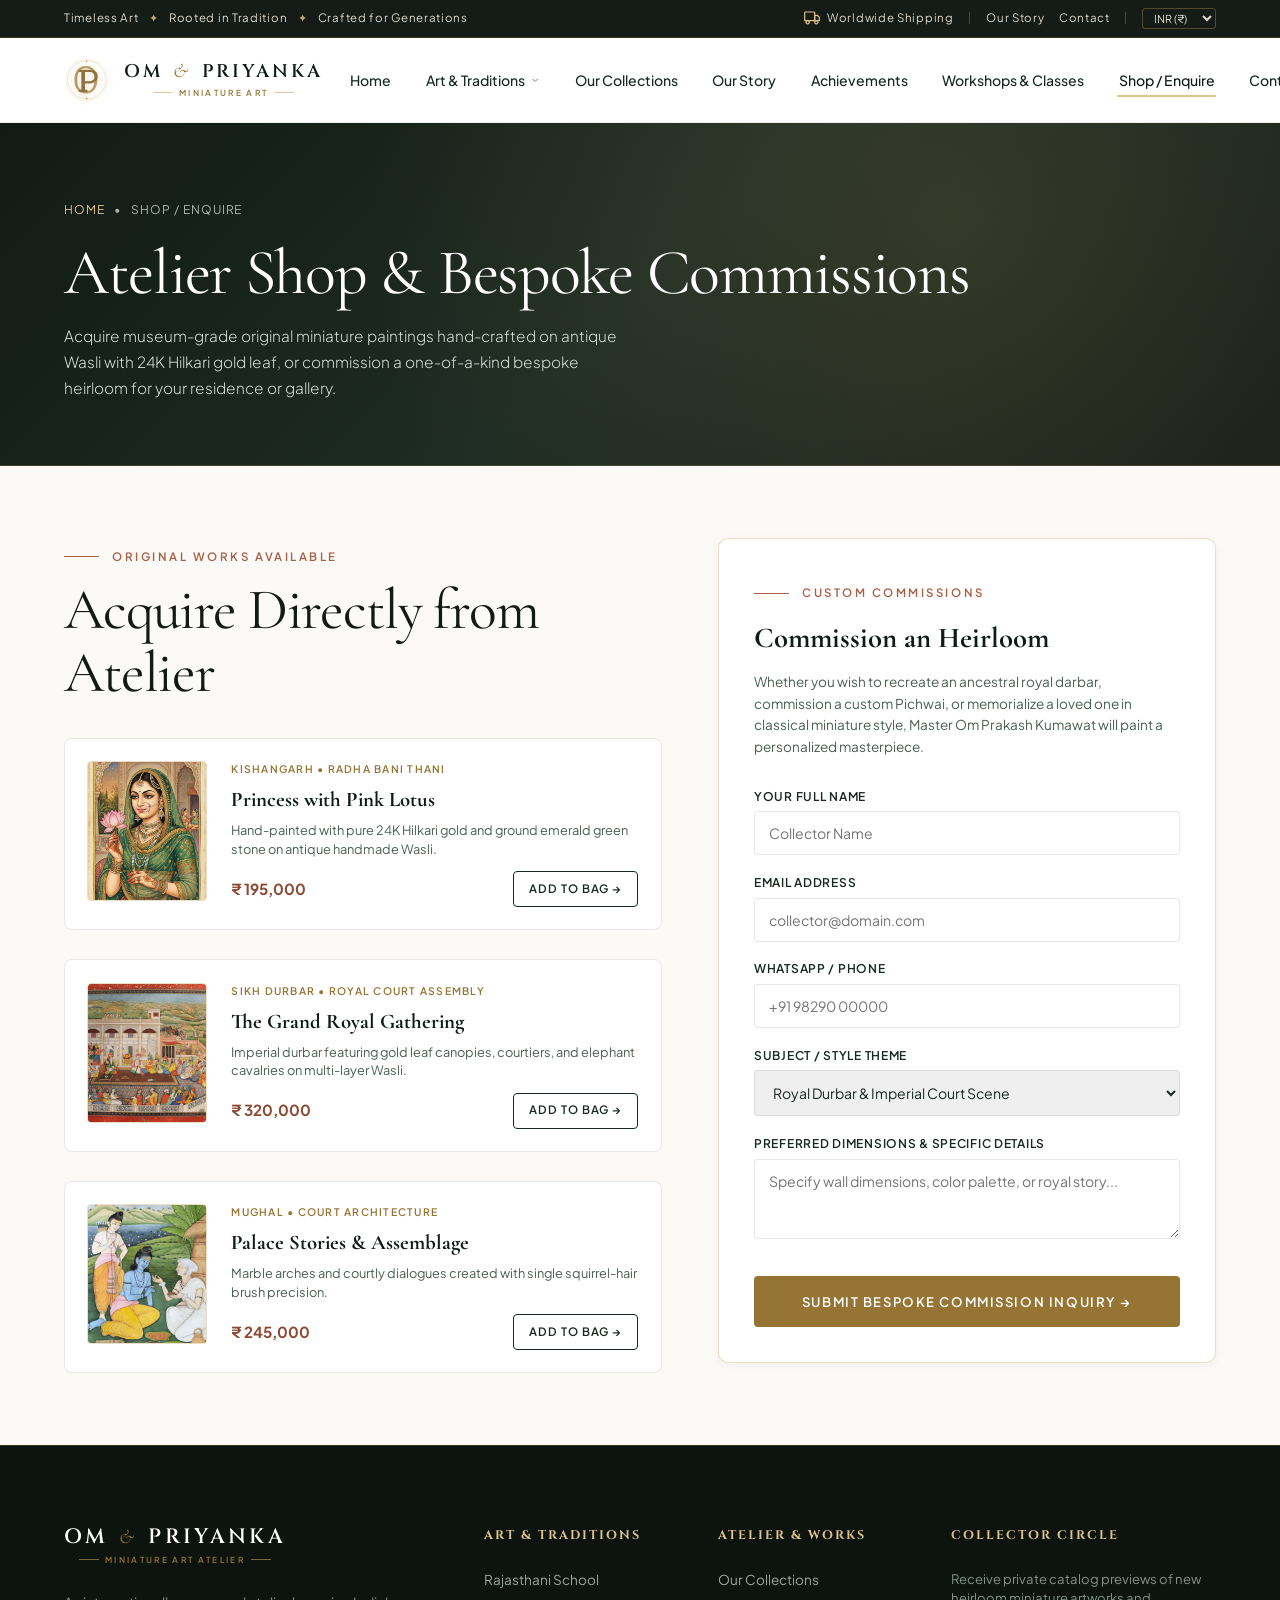
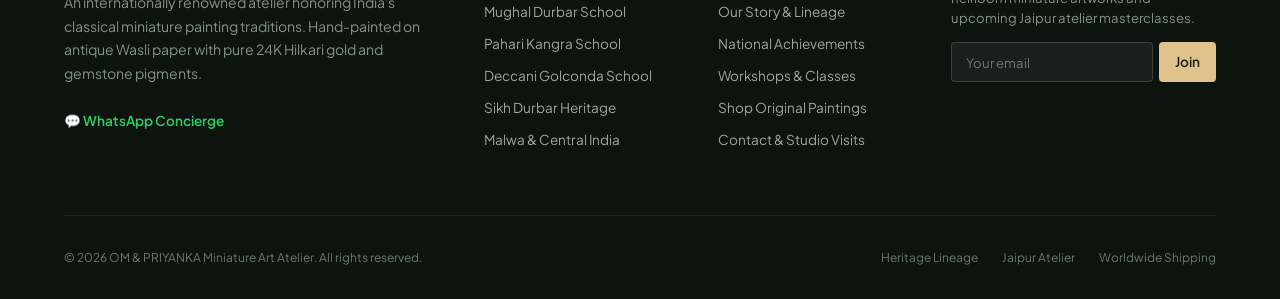
<file: shop.html>
<!DOCTYPE html>
<html lang="en">
<head>
  <meta charset="UTF-8">
  <meta name="viewport" content="width=device-width, initial-scale=1.0">
  <meta name="theme-color" content="#151c17">
  <title>Shop &amp; Enquire — Original Indian Miniature Artworks | OM &amp; PRIYANKA</title>
  <meta name="description" content="Acquire original Indian miniature paintings on antique Wasli with 24K pure gold, or commission a bespoke family heirloom from Master Om Prakash Kumawat.">
  
  <link rel="preconnect" href="https://fonts.googleapis.com">
  <link rel="preconnect" href="https://fonts.gstatic.com" crossorigin>
  <link href="https://fonts.googleapis.com/css2?family=Cinzel:wght@400;500;600;700&family=Cormorant+Garamond:ital,wght@0,300;0,400;0,500;0,600;1,300;1,400;1,600&family=Plus+Jakarta+Sans:wght@300;400;500;600;700&display=swap" rel="stylesheet">
  
  <link rel="stylesheet" href="navbar.css">
</head>
<body>

  <!-- Top Announcement Bar -->
  <div class="top-curator-bar" role="region" aria-label="Announcement">
    <div class="top-bar-inner">
      <div class="top-bar-left">
        <span>Timeless Art</span>
        <span class="star-bullet">✦</span>
        <span>Rooted in Tradition</span>
        <span class="star-bullet">✦</span>
        <span>Crafted for Generations</span>
      </div>
      <div class="top-bar-right">
        <span class="top-bar-shipping">
          <svg viewBox="0 0 24 24" fill="none" stroke="currentColor" stroke-width="1.8" aria-hidden="true" style="width:1rem;height:1rem;color:var(--gold-light);"><rect x="1" y="3" width="15" height="13" rx="1"></rect><polygon points="16 8 20 8 23 11 23 16 16 16 16 8"></polygon><circle cx="5.5" cy="18.5" r="2.5"></circle><circle cx="18.5" cy="18.5" r="2.5"></circle></svg>
          Worldwide Shipping
        </span>
        <span class="top-bar-separator">|</span>
        <a href="story.html">Our Story</a>
        <a href="contact.html">Contact</a>
        <span class="top-bar-separator">|</span>
        <div class="currency-lang-wrap">
          <select id="currency-selector" class="currency-dropdown-select" aria-label="Select currency">
            <option value="INR" selected>INR (₹)</option>
            <option value="USD">USD ($)</option>
            <option value="EUR">EUR (€)</option>
            <option value="GBP">GBP (£)</option>
          </select>
        </div>
      </div>
    </div>
  </div>

  <!-- Main Navigation Header -->
  <header class="site-header" id="master-header">
    <div class="site-header-inner">
      <a href="index.html" class="site-brand" aria-label="OM & PRIYANKA Home">
        <div class="brand-emblem-wrap">
          <svg class="brand-emblem-svg" viewBox="0 0 100 100" fill="none" xmlns="http://www.w3.org/2000/svg" aria-hidden="true">
            <circle cx="50" cy="50" r="46" stroke="#c5a059" stroke-width="1.2" stroke-opacity="0.45" stroke-dasharray="2 2" />
            <circle cx="50" cy="50" r="42" stroke="#c5a059" stroke-width="0.8" stroke-opacity="0.75" />
            <path d="M50 4 Q50 8 48 9 Q50 10 50 14 Q50 10 52 9 Q50 8 50 4Z" fill="#c5a059" />
            <path d="M50 86 Q50 90 48 91 Q50 92 50 96 Q50 92 52 91 Q50 90 50 86Z" fill="#c5a059" />
            <path d="M14 45 Q17 48 18 50 Q17 52 14 55 Q16 52 18 50 Q16 48 14 45Z" fill="#c5a059" />
            <path d="M86 45 Q83 48 82 50 Q83 52 86 55 Q84 52 82 50 Q84 48 86 45Z" fill="#c5a059" />
            <path d="M48 20 C32 20 23 32 23 50 C23 68 32 80 48 80 C64 80 73 68 73 50 C73 32 64 20 48 20 Z M48 24.5 C60.5 24.5 67 34.5 67 50 C67 65.5 60.5 75.5 48 75.5 C35.5 75.5 29 65.5 29 50 C29 34.5 35.5 24.5 48 24.5 Z" fill="#b89b64" />
            <path d="M38 28 H58 C68 28 74 34 74 43 C74 52 67 58 57 58 H46 V72 H49 C50.5 72 52 73 52 74.5 C52 76 50.5 77 49 77 H35 C33.5 77 32 76 32 74.5 C32 73 33.5 72 35 72 H38 V33 H35 C33.5 33 32 32 32 30.5 C32 29 33.5 28 35 28 Z M46 33 V53 H56 C63 53 67.5 49 67.5 43 C67.5 37 63 33 56 33 Z" fill="#8f723c" />
          </svg>
        </div>
        <div class="brand-title-wrap">
          <span class="brand-name">OM <span class="amp">&amp;</span> PRIYANKA</span>
          <span class="brand-subline">MINIATURE ART</span>
        </div>
      </a>

      <nav class="primary-nav" aria-label="Main atelier navigation">
        <li class="nav-item"><a href="index.html" class="nav-link">Home</a></li>
        <li class="nav-item has-dropdown">
          <a href="art-traditions.html" class="nav-link">
            Art &amp; Traditions
            <svg class="nav-chevron-icon" viewBox="0 0 24 24" fill="none" stroke="currentColor" aria-hidden="true"><polyline points="6 9 12 15 18 9"></polyline></svg>
          </a>
          <div class="dropdown-popover art-forms-dropdown">
            <div class="dropdown-caret"></div>
            <div class="dropdown-content-grid">
              <div class="dropdown-schools-list">
                <a href="art-traditions.html#rajasthani" class="dropdown-school-link active" data-school="rajasthani"><span>Rajasthani</span><svg class="item-arrow" viewBox="0 0 24 24"><polyline points="9 18 15 12 9 6"></polyline></svg></a>
                <a href="art-traditions.html#mughal" class="dropdown-school-link" data-school="mughal"><span>Mughal</span><svg class="item-arrow" viewBox="0 0 24 24"><polyline points="9 18 15 12 9 6"></polyline></svg></a>
                <a href="art-traditions.html#pahari" class="dropdown-school-link" data-school="pahari"><span>Pahari</span><svg class="item-arrow" viewBox="0 0 24 24"><polyline points="9 18 15 12 9 6"></polyline></svg></a>
                <a href="art-traditions.html#deccani" class="dropdown-school-link" data-school="deccani"><span>Deccani</span><svg class="item-arrow" viewBox="0 0 24 24"><polyline points="9 18 15 12 9 6"></polyline></svg></a>
                <a href="art-traditions.html#sikh" class="dropdown-school-link" data-school="sikh"><span>Sikh</span><svg class="item-arrow" viewBox="0 0 24 24"><polyline points="9 18 15 12 9 6"></polyline></svg></a>
                <a href="art-traditions.html#malwa" class="dropdown-school-link" data-school="malwa"><span>Malwa</span><svg class="item-arrow" viewBox="0 0 24 24"><polyline points="9 18 15 12 9 6"></polyline></svg></a>
                <div class="dropdown-divider"></div>
                <a href="art-traditions.html" class="dropdown-school-link highlight" data-school="all"><span>All Art Forms</span><svg class="item-arrow" viewBox="0 0 24 24"><polyline points="9 18 15 12 9 6"></polyline></svg></a>
              </div>
              <div class="dropdown-feature-card">
                <div class="dropdown-img-wrap"><img id="dropdown-preview-img" src="images/dropdown_art.jpg" alt="Princess with Lotus" loading="eager"></div>
                <p id="dropdown-preview-quote" class="dropdown-quote">"Each style tells a different story, all rooted in India’s rich artistic heritage."</p>
              </div>
            </div>
          </div>
        </li>
        <li class="nav-item"><a href="collections.html" class="nav-link">Our Collections</a></li>
        <li class="nav-item"><a href="story.html" class="nav-link">Our Story</a></li>
        <li class="nav-item"><a href="achievements.html" class="nav-link">Achievements</a></li>
        <li class="nav-item"><a href="workshops.html" class="nav-link">Workshops &amp; Classes</a></li>
        <li class="nav-item is-current-page"><a href="shop.html" class="nav-link active">Shop / Enquire</a></li>
        <li class="nav-item"><a href="contact.html" class="nav-link">Contact Us</a></li>
      </nav>

      <div class="header-actions">
        <button type="button" class="nav-icon-btn" data-action="open-search-modal" aria-label="Search artworks">
          <svg viewBox="0 0 24 24" fill="none" stroke="currentColor" aria-hidden="true"><circle cx="11" cy="11" r="8"></circle><line x1="21" y1="21" x2="16.65" y2="16.65"></line></svg>
        </button>
        <button type="button" class="nav-icon-btn" data-action="open-user-modal" aria-label="Collector profile">
          <svg viewBox="0 0 24 24" fill="none" stroke="currentColor" aria-hidden="true"><path d="M20 21v-2a4 4 0 0 0-4-4H8a4 4 0 0 0-4 4v2"></path><circle cx="12" cy="7" r="4"></circle></svg>
        </button>
        <button type="button" class="nav-icon-btn" data-action="toggle-bag" aria-label="View collector bag">
          <svg viewBox="0 0 24 24" fill="none" stroke="currentColor" aria-hidden="true"><path d="M6 2L3 6v14a2 2 0 0 0 2 2h14a2 2 0 0 0 2-2V6l-3-4z"></path><line x1="3" y1="6" x2="21" y2="6"></line><path d="M16 10a4 4 0 0 1-8 0"></path></svg>
          <span class="bag-counter-badge">2</span>
        </button>
        <button type="button" class="mobile-menu-toggle" id="mobile-menu-toggle" aria-label="Open mobile menu">
          <svg viewBox="0 0 24 24" fill="none" stroke="currentColor" stroke-width="2" style="width:1.3rem;height:1.3rem;" aria-hidden="true"><line x1="3" y1="12" x2="21" y2="12"></line><line x1="3" y1="6" x2="21" y2="6"></line><line x1="3" y1="18" x2="21" y2="18"></line></svg>
        </button>
      </div>
    </div>
  </header>

  <!-- Page Hero Header -->
  <header class="page-hero">
    <div class="page-hero-container">
      <nav class="breadcrumb-nav" aria-label="Breadcrumb">
        <a href="index.html">Home</a>
        <span>&bull;</span>
        <span>Shop / Enquire</span>
      </nav>
      <h1 class="page-hero-title">Atelier Shop &amp; Bespoke Commissions</h1>
      <p class="page-hero-subtitle">
        Acquire museum-grade original miniature paintings hand-crafted on antique Wasli with 24K Hilkari gold leaf, or commission a one-of-a-kind bespoke heirloom for your residence or gallery.
      </p>
    </div>
  </header>

  <main style="padding: 4.5rem 0;">
    <div class="section-container">
      <!-- 2 Columns: Available Works & Bespoke Commissions -->
      <div style="display: grid; grid-template-columns: 1.2fr 1fr; gap: 3.5rem; align-items: start;">
        <!-- Available Artworks List -->
        <div>
          <div class="section-kicker">
            <span class="kicker-rule"></span>
            ORIGINAL WORKS AVAILABLE
          </div>
          <h2 class="section-main-title" style="margin-bottom: 2rem;">Acquire Directly from Atelier</h2>

          <div style="display: flex; flex-direction: column; gap: 1.8rem;">
            <!-- Work 1 -->
            <div style="display: flex; gap: 1.5rem; background: var(--bg-card); padding: 1.4rem; border: 1px solid var(--line); border-radius: 8px;">
              <img src="images/dropdown_art.jpg" alt="Princess with Lotus" style="width: 120px; height: 140px; object-fit: cover; border-radius: 4px; border: 1px solid var(--gold-border);">
              <div style="flex: 1; display: flex; flex-direction: column;">
                <span class="artwork-provenance-tag">Kishangarh &bull; Radha Bani Thani</span>
                <h4 style="font-family: var(--font-serif); font-size: 1.3rem; color: var(--ink-rich);">Princess with Pink Lotus</h4>
                <p style="font-size: 0.8rem; color: var(--ink-soft); line-height: 1.45; margin: 0.3rem 0 0.8rem;">
                  Hand-painted with pure 24K Hilkari gold and ground emerald green stone on antique handmade Wasli.
                </p>
                <div style="margin-top: auto; display: flex; justify-content: space-between; align-items: center;">
                  <span class="artwork-price-val" data-price-inr="195000">₹ 1,95,000</span>
                  <button type="button" class="btn-acquire" data-action="add-to-bag" data-art-id="art-01" data-art-title="Princess with Pink Lotus" data-art-school="Kishangarh School" data-art-price="195000" data-art-img="images/dropdown_art.jpg">
                    Add to Bag &rarr;
                  </button>
                </div>
              </div>
            </div>

            <!-- Work 2 -->
            <div style="display: flex; gap: 1.5rem; background: var(--bg-card); padding: 1.4rem; border: 1px solid var(--line); border-radius: 8px;">
              <img src="images/image7.jpeg" alt="Sikh Durbar Gathering" style="width: 120px; height: 140px; object-fit: cover; border-radius: 4px; border: 1px solid var(--gold-border);">
              <div style="flex: 1; display: flex; flex-direction: column;">
                <span class="artwork-provenance-tag">Sikh Durbar &bull; Royal Court Assembly</span>
                <h4 style="font-family: var(--font-serif); font-size: 1.3rem; color: var(--ink-rich);">The Grand Royal Gathering</h4>
                <p style="font-size: 0.8rem; color: var(--ink-soft); line-height: 1.45; margin: 0.3rem 0 0.8rem;">
                  Imperial durbar featuring gold leaf canopies, courtiers, and elephant cavalries on multi-layer Wasli.
                </p>
                <div style="margin-top: auto; display: flex; justify-content: space-between; align-items: center;">
                  <span class="artwork-price-val" data-price-inr="320000">₹ 3,20,000</span>
                  <button type="button" class="btn-acquire" data-action="add-to-bag" data-art-id="art-02" data-art-title="The Grand Royal Gathering" data-art-school="Sikh Durbar Heritage" data-art-price="320000" data-art-img="images/image7.jpeg">
                    Add to Bag &rarr;
                  </button>
                </div>
              </div>
            </div>

            <!-- Work 3 -->
            <div style="display: flex; gap: 1.5rem; background: var(--bg-card); padding: 1.4rem; border: 1px solid var(--line); border-radius: 8px;">
              <img src="images/image4.jpeg" alt="Palace Stories" style="width: 120px; height: 140px; object-fit: cover; border-radius: 4px; border: 1px solid var(--gold-border);">
              <div style="flex: 1; display: flex; flex-direction: column;">
                <span class="artwork-provenance-tag">Mughal &bull; Court Architecture</span>
                <h4 style="font-family: var(--font-serif); font-size: 1.3rem; color: var(--ink-rich);">Palace Stories &amp; Assemblage</h4>
                <p style="font-size: 0.8rem; color: var(--ink-soft); line-height: 1.45; margin: 0.3rem 0 0.8rem;">
                  Marble arches and courtly dialogues created with single squirrel-hair brush precision.
                </p>
                <div style="margin-top: auto; display: flex; justify-content: space-between; align-items: center;">
                  <span class="artwork-price-val" data-price-inr="245000">₹ 2,45,000</span>
                  <button type="button" class="btn-acquire" data-action="add-to-bag" data-art-id="art-03" data-art-title="Palace Stories &amp; Assemblage" data-art-school="Mughal School" data-art-price="245000" data-art-img="images/image4.jpeg">
                    Add to Bag &rarr;
                  </button>
                </div>
              </div>
            </div>
          </div>
        </div>

        <!-- Bespoke Commission Request Panel -->
        <div style="background: var(--bg-card); padding: 2.2rem; border-radius: var(--radius-md); border: 1px solid var(--gold-border); box-shadow: var(--shadow-sm);">
          <div class="section-kicker">
            <span class="kicker-rule"></span>
            CUSTOM COMMISSIONS
          </div>
          <h3 style="font-family: var(--font-serif); font-size: 1.8rem; color: var(--ink-rich); margin-bottom: 0.6rem;">
            Commission an Heirloom
          </h3>
          <p style="font-size: 0.85rem; color: var(--ink-soft); line-height: 1.6; margin-bottom: 1.8rem;">
            Whether you wish to recreate an ancestral royal darbar, commission a custom Pichwai, or memorialize a loved one in classical miniature style, Master Om Prakash Kumawat will paint a personalized masterpiece.
          </p>

          <form id="commission-form" onsubmit="event.preventDefault(); alert('Thank you for your custom commission request. Senior Artist Om Prakash Kumawat’s atelier will contact you.'); this.reset();">
            <div class="form-group">
              <label>Your Full Name</label>
              <input type="text" class="form-control" required placeholder="Collector Name">
            </div>
            <div class="form-group">
              <label>Email Address</label>
              <input type="email" class="form-control" required placeholder="collector@domain.com">
            </div>
            <div class="form-group">
              <label>WhatsApp / Phone</label>
              <input type="tel" class="form-control" placeholder="+91 98290 00000">
            </div>
            <div class="form-group">
              <label>Subject / Style Theme</label>
              <select class="form-control">
                <option>Royal Durbar &amp; Imperial Court Scene</option>
                <option>Sacred Pichwai / Devotional Shrinathji &amp; Krishna</option>
                <option>Custom Family Royal Portrait in Wasli Gold</option>
                <option>Architectural Miniature Painting</option>
              </select>
            </div>
            <div class="form-group">
              <label>Preferred Dimensions &amp; Specific Details</label>
              <textarea class="form-control" rows="3" placeholder="Specify wall dimensions, color palette, or royal story..."></textarea>
            </div>
            <button type="submit" class="btn-modal-submit" style="background: var(--gold-dark);">
              Submit Bespoke Commission Inquiry &rarr;
            </button>
          </form>
        </div>
      </div>
    </div>
  </main>

  <!-- Master Footer -->
  <footer class="master-footer">
    <div class="section-container">
      <div class="footer-grid">
        <div class="footer-brand-col">
          <a href="index.html" class="site-brand" style="margin-bottom: 0.5rem;">
            <div class="brand-title-wrap">
              <span class="brand-name" style="font-size: 1.3rem;">OM <span class="amp">&amp;</span> PRIYANKA</span>
              <span class="brand-subline">MINIATURE ART ATELIER</span>
            </div>
          </a>
          <p>
            An internationally renowned atelier honoring India's classical miniature painting traditions. Hand-painted on antique Wasli paper with pure 24K Hilkari gold and gemstone pigments.
          </p>
          <div style="margin-top: 1.5rem;">
            <a href="https://wa.me/919829000000" target="_blank" rel="noopener noreferrer" style="color: #25D366; font-size: 0.85rem; font-weight: 600;">
              💬 WhatsApp Concierge
            </a>
          </div>
        </div>
        <div class="footer-col">
          <h4>Art &amp; Traditions</h4>
          <ul class="footer-links-list">
            <li><a href="art-traditions.html#rajasthani">Rajasthani School</a></li>
            <li><a href="art-traditions.html#mughal">Mughal Durbar School</a></li>
            <li><a href="art-traditions.html#pahari">Pahari Kangra School</a></li>
            <li><a href="art-traditions.html#deccani">Deccani Golconda School</a></li>
            <li><a href="art-traditions.html#sikh">Sikh Durbar Heritage</a></li>
            <li><a href="art-traditions.html#malwa">Malwa &amp; Central India</a></li>
          </ul>
        </div>
        <div class="footer-col">
          <h4>Atelier &amp; Works</h4>
          <ul class="footer-links-list">
            <li><a href="collections.html">Our Collections</a></li>
            <li><a href="story.html">Our Story &amp; Lineage</a></li>
            <li><a href="achievements.html">National Achievements</a></li>
            <li><a href="workshops.html">Workshops &amp; Classes</a></li>
            <li><a href="shop.html">Shop Original Paintings</a></li>
            <li><a href="contact.html">Contact &amp; Studio Visits</a></li>
          </ul>
        </div>
        <div class="footer-col newsletter-box">
          <h4>Collector Circle</h4>
          <p>Receive private catalog previews of new heirloom miniature artworks and upcoming Jaipur atelier masterclasses.</p>
          <form class="newsletter-form" onsubmit="event.preventDefault(); alert('Thank you for subscribing.'); this.reset();">
            <input type="email" class="newsletter-input" placeholder="Your email" required>
            <button type="submit" class="newsletter-btn">Join</button>
          </form>
        </div>
      </div>
      <div class="footer-bottom-row">
        <div>&copy; 2026 OM &amp; PRIYANKA Miniature Art Atelier. All rights reserved.</div>
        <div style="display: flex; gap: 1.5rem;">
          <a href="story.html" style="color: inherit;">Heritage Lineage</a>
          <a href="contact.html" style="color: inherit;">Jaipur Atelier</a>
          <a href="shop.html" style="color: inherit;">Worldwide Shipping</a>
        </div>
      </div>
    </div>
  </footer>

  <!-- Drawer & Modals -->
  <div class="collector-drawer-backdrop" id="collector-drawer-backdrop" aria-hidden="true">
    <div class="collector-drawer">
      <div class="drawer-header">
        <h3>Collector Bag &bull; Inquiries</h3>
        <button type="button" class="drawer-close-btn" id="drawer-close-btn">&times;</button>
      </div>
      <div class="drawer-body"><div id="drawer-items-list"></div></div>
      <div class="drawer-footer">
        <div style="display: flex; justify-content: space-between; align-items: center; font-size: 0.95rem; font-weight: 600;">
          <span>Estimated Total:</span>
          <span id="drawer-subtotal-price" style="color: var(--rust-dark); font-size: 1.15rem;">₹ 5,15,000</span>
        </div>
        <a href="https://wa.me/919829000000" target="_blank" rel="noopener noreferrer" class="btn-drawer-whatsapp">💬 Inquire via WhatsApp</a>
      </div>
    </div>
  </div>

  <div class="modal-backdrop" id="search-modal-backdrop" aria-hidden="true">
    <div class="modal-box search-modal-box">
      <button type="button" class="modal-close-btn">&times;</button>
      <h3>Search Atelier Masterpieces &amp; Heritage</h3>
      <div class="search-input-wrap">
        <svg viewBox="0 0 24 24" fill="none" stroke="currentColor" stroke-width="2"><circle cx="11" cy="11" r="8"></circle><line x1="21" y1="21" x2="16.65" y2="16.65"></line></svg>
        <input type="text" id="search-input" class="search-input-field" placeholder="Search paintings...">
      </div>
      <div id="search-results"></div>
    </div>
  </div>

  <div class="modal-backdrop" id="user-modal-backdrop" aria-hidden="true">
    <div class="modal-box">
      <button type="button" class="modal-close-btn">&times;</button>
      <h3>Collector Circle Portal</h3>
      <form id="user-form">
        <div class="form-group"><label>Email</label><input type="email" class="form-control" required></div>
        <div class="form-group"><label>Password</label><input type="password" class="form-control" required></div>
        <button type="submit" class="btn-modal-submit">Access Collector Circle</button>
      </form>
    </div>
  </div>

  <!-- Mobile Drawer -->
  <div class="mobile-drawer-backdrop" id="mobile-drawer-backdrop" aria-hidden="true">
    <div class="mobile-drawer">
      <div class="mobile-drawer-header">
        <span style="font-family: var(--font-display); font-size: 0.95rem; font-weight: 600;">OM &amp; PRIYANKA</span>
        <button type="button" class="mobile-drawer-close" id="mobile-drawer-close">&times;</button>
      </div>
      <div class="mobile-drawer-body">
        <a href="index.html" class="mobile-drawer-link"><span>Home</span><span class="badge-num">01</span></a>
        <a href="art-traditions.html" class="mobile-drawer-link"><span>Art &amp; Traditions</span><span class="badge-num">02</span></a>
        <a href="collections.html" class="mobile-drawer-link"><span>Our Collections</span><span class="badge-num">03</span></a>
        <a href="story.html" class="mobile-drawer-link"><span>Our Story</span><span class="badge-num">04</span></a>
        <a href="achievements.html" class="mobile-drawer-link"><span>Achievements</span><span class="badge-num">05</span></a>
        <a href="workshops.html" class="mobile-drawer-link"><span>Workshops &amp; Classes</span><span class="badge-num">06</span></a>
        <a href="shop.html" class="mobile-drawer-link active"><span>Shop / Enquire</span><span class="badge-num">07</span></a>
        <a href="contact.html" class="mobile-drawer-link"><span>Contact Us</span><span class="badge-num">08</span></a>
      </div>
    </div>
  </div>

  <script src="navbar.js"></script>
</body>
</html>
</file>
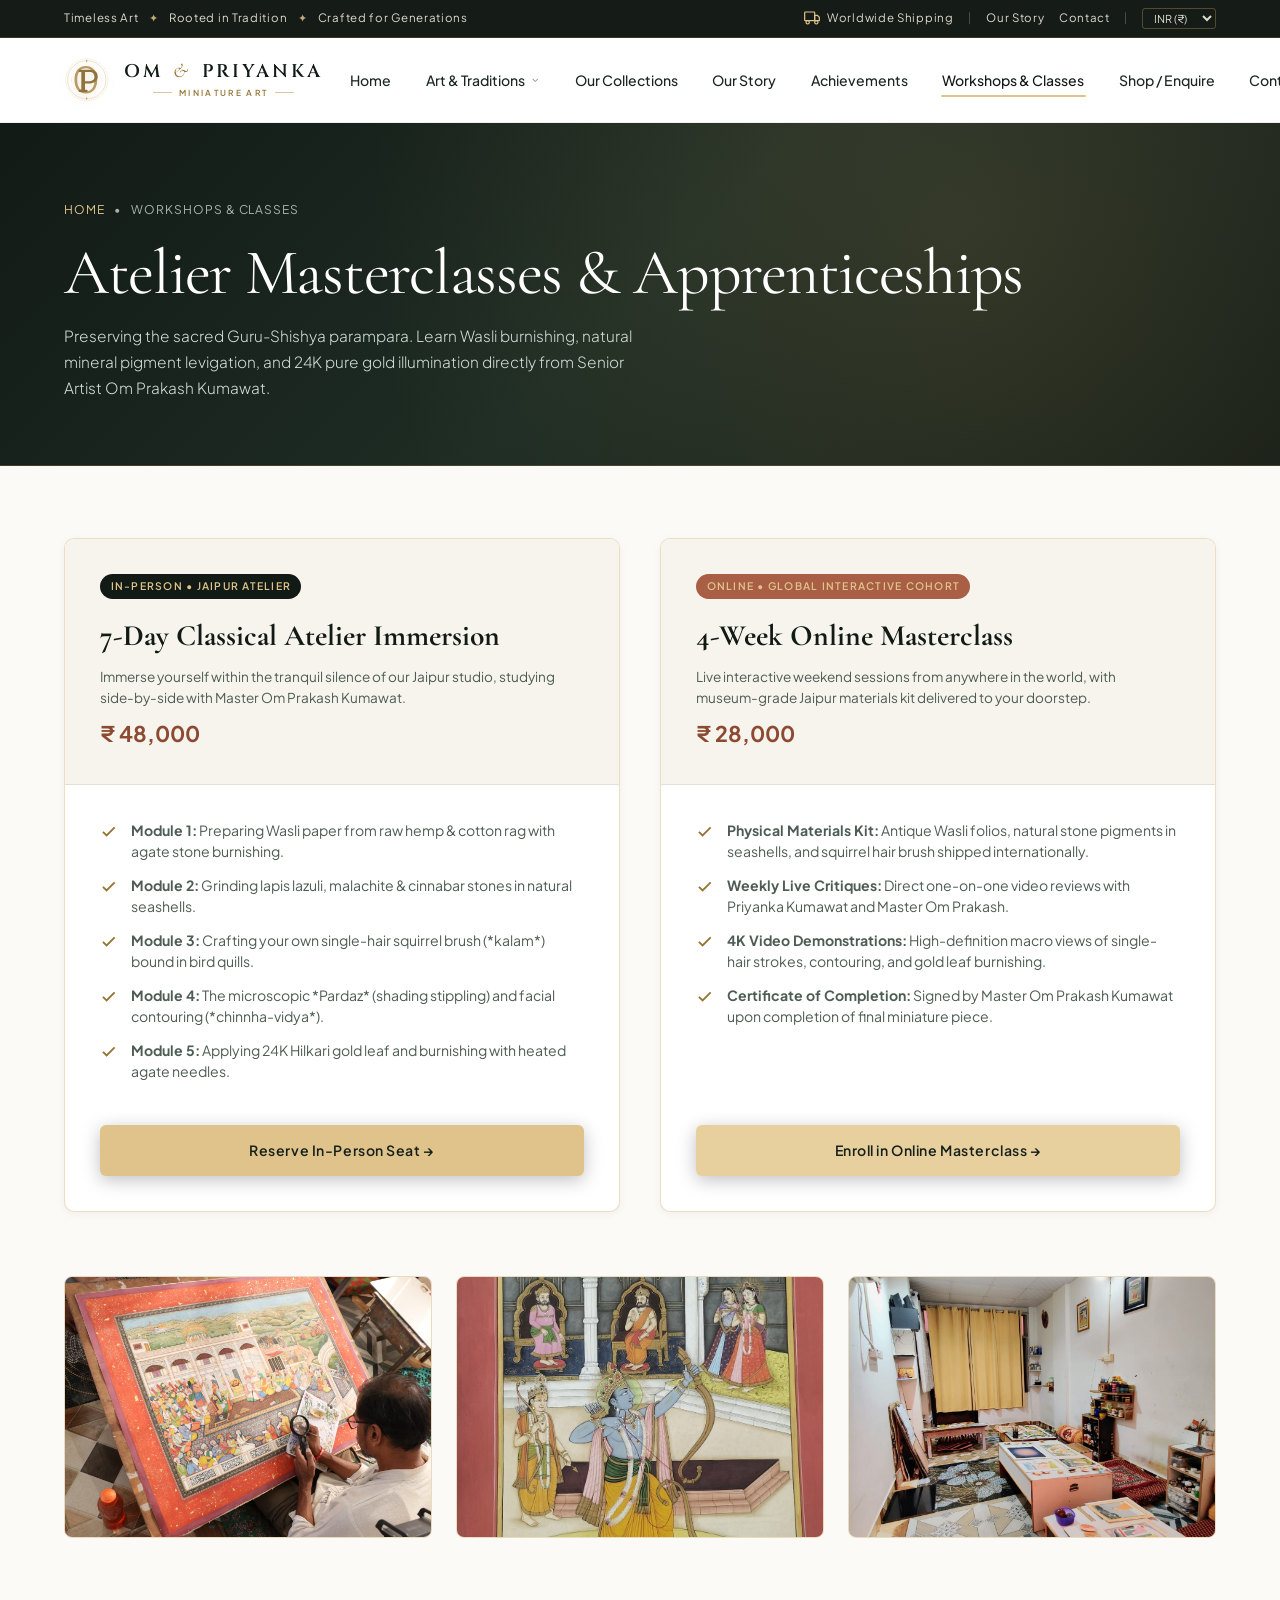
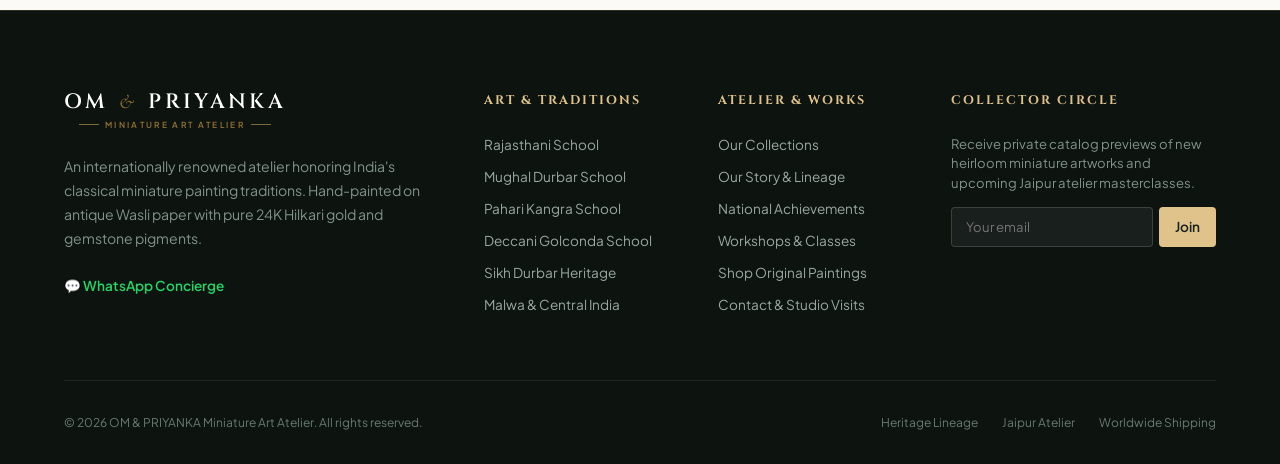
<file: workshops.html>
<!DOCTYPE html>
<html lang="en">
<head>
  <meta charset="UTF-8">
  <meta name="viewport" content="width=device-width, initial-scale=1.0">
  <meta name="theme-color" content="#151c17">
  <title>Workshops &amp; Classes — Traditional Miniature Art Masterclasses | OM &amp; PRIYANKA</title>
  <meta name="description" content="Learn traditional Indian miniature painting from Senior Artist Om Prakash Kumawat. In-person Jaipur atelier masterclasses and online global courses in Wasli, natural pigments and 24K gold.">
  
  <link rel="preconnect" href="https://fonts.googleapis.com">
  <link rel="preconnect" href="https://fonts.gstatic.com" crossorigin>
  <link href="https://fonts.googleapis.com/css2?family=Cinzel:wght@400;500;600;700&family=Cormorant+Garamond:ital,wght@0,300;0,400;0,500;0,600;1,300;1,400;1,600&family=Plus+Jakarta+Sans:wght@300;400;500;600;700&display=swap" rel="stylesheet">
  
  <link rel="stylesheet" href="navbar.css">
  <style>
    .workshop-tier-grid {
      display: grid;
      grid-template-columns: 1fr 1fr;
      gap: 2.5rem;
      margin-bottom: 4rem;
    }
    .workshop-tier-card {
      background: var(--bg-card);
      border-radius: var(--radius-md);
      overflow: hidden;
      border: 1px solid var(--gold-border);
      box-shadow: var(--shadow-sm);
      display: flex;
      flex-direction: column;
      transition: var(--transition);
    }
    .workshop-tier-card:hover {
      transform: translateY(-5px);
      box-shadow: var(--shadow-lg);
      border-color: var(--gold);
    }
    .tier-header {
      padding: 2rem 2.2rem;
      background: var(--bg-paper);
      border-bottom: 1px solid var(--line);
    }
    .tier-badge {
      display: inline-block;
      font-size: 0.65rem;
      font-weight: 600;
      letter-spacing: 0.12em;
      text-transform: uppercase;
      padding: 0.25rem 0.65rem;
      background: var(--ink-rich);
      color: #dfc38a;
      border-radius: var(--radius-pill);
      margin-bottom: 0.8rem;
    }
    .tier-header h3 {
      font-family: var(--font-serif);
      font-size: 1.85rem;
      color: var(--ink-rich);
      margin-bottom: 0.4rem;
    }
    .tier-price {
      font-family: var(--font-sans);
      font-size: 1.35rem;
      font-weight: 700;
      color: var(--rust-dark);
      margin-top: 0.5rem;
    }
    .tier-body {
      padding: 2.2rem;
      flex: 1;
      display: flex;
      flex-direction: column;
      gap: 1.2rem;
    }
    .curriculum-list {
      display: flex;
      flex-direction: column;
      gap: 0.8rem;
    }
    .curriculum-item {
      display: flex;
      align-items: flex-start;
      gap: 0.8rem;
      font-size: 0.88rem;
      color: var(--ink-soft);
      line-height: 1.5;
    }
    .curriculum-item svg {
      width: 1.1rem;
      height: 1.1rem;
      color: var(--gold-dark);
      flex-shrink: 0;
      margin-top: 0.2rem;
    }
    @media (max-width: 860px) {
      .workshop-tier-grid {
        grid-template-columns: 1fr;
      }
    }
  </style>
</head>
<body>

  <!-- Top Announcement Bar -->
  <div class="top-curator-bar" role="region" aria-label="Announcement">
    <div class="top-bar-inner">
      <div class="top-bar-left">
        <span>Timeless Art</span>
        <span class="star-bullet">✦</span>
        <span>Rooted in Tradition</span>
        <span class="star-bullet">✦</span>
        <span>Crafted for Generations</span>
      </div>
      <div class="top-bar-right">
        <span class="top-bar-shipping">
          <svg viewBox="0 0 24 24" fill="none" stroke="currentColor" stroke-width="1.8" aria-hidden="true" style="width:1rem;height:1rem;color:var(--gold-light);"><rect x="1" y="3" width="15" height="13" rx="1"></rect><polygon points="16 8 20 8 23 11 23 16 16 16 16 8"></polygon><circle cx="5.5" cy="18.5" r="2.5"></circle><circle cx="18.5" cy="18.5" r="2.5"></circle></svg>
          Worldwide Shipping
        </span>
        <span class="top-bar-separator">|</span>
        <a href="story.html">Our Story</a>
        <a href="contact.html">Contact</a>
        <span class="top-bar-separator">|</span>
        <div class="currency-lang-wrap">
          <select id="currency-selector" class="currency-dropdown-select" aria-label="Select currency">
            <option value="INR" selected>INR (₹)</option>
            <option value="USD">USD ($)</option>
            <option value="EUR">EUR (€)</option>
            <option value="GBP">GBP (£)</option>
          </select>
        </div>
      </div>
    </div>
  </div>

  <!-- Main Navigation Header -->
  <header class="site-header" id="master-header">
    <div class="site-header-inner">
      <a href="index.html" class="site-brand" aria-label="OM & PRIYANKA Home">
        <div class="brand-emblem-wrap">
          <svg class="brand-emblem-svg" viewBox="0 0 100 100" fill="none" xmlns="http://www.w3.org/2000/svg" aria-hidden="true">
            <circle cx="50" cy="50" r="46" stroke="#c5a059" stroke-width="1.2" stroke-opacity="0.45" stroke-dasharray="2 2" />
            <circle cx="50" cy="50" r="42" stroke="#c5a059" stroke-width="0.8" stroke-opacity="0.75" />
            <path d="M50 4 Q50 8 48 9 Q50 10 50 14 Q50 10 52 9 Q50 8 50 4Z" fill="#c5a059" />
            <path d="M50 86 Q50 90 48 91 Q50 92 50 96 Q50 92 52 91 Q50 90 50 86Z" fill="#c5a059" />
            <path d="M14 45 Q17 48 18 50 Q17 52 14 55 Q16 52 18 50 Q16 48 14 45Z" fill="#c5a059" />
            <path d="M86 45 Q83 48 82 50 Q83 52 86 55 Q84 52 82 50 Q84 48 86 45Z" fill="#c5a059" />
            <path d="M48 20 C32 20 23 32 23 50 C23 68 32 80 48 80 C64 80 73 68 73 50 C73 32 64 20 48 20 Z M48 24.5 C60.5 24.5 67 34.5 67 50 C67 65.5 60.5 75.5 48 75.5 C35.5 75.5 29 65.5 29 50 C29 34.5 35.5 24.5 48 24.5 Z" fill="#b89b64" />
            <path d="M38 28 H58 C68 28 74 34 74 43 C74 52 67 58 57 58 H46 V72 H49 C50.5 72 52 73 52 74.5 C52 76 50.5 77 49 77 H35 C33.5 77 32 76 32 74.5 C32 73 33.5 72 35 72 H38 V33 H35 C33.5 33 32 32 32 30.5 C32 29 33.5 28 35 28 Z M46 33 V53 H56 C63 53 67.5 49 67.5 43 C67.5 37 63 33 56 33 Z" fill="#8f723c" />
          </svg>
        </div>
        <div class="brand-title-wrap">
          <span class="brand-name">OM <span class="amp">&amp;</span> PRIYANKA</span>
          <span class="brand-subline">MINIATURE ART</span>
        </div>
      </a>

      <nav class="primary-nav" aria-label="Main atelier navigation">
        <li class="nav-item"><a href="index.html" class="nav-link">Home</a></li>
        <li class="nav-item has-dropdown">
          <a href="art-traditions.html" class="nav-link">
            Art &amp; Traditions
            <svg class="nav-chevron-icon" viewBox="0 0 24 24" fill="none" stroke="currentColor" aria-hidden="true"><polyline points="6 9 12 15 18 9"></polyline></svg>
          </a>
          <div class="dropdown-popover art-forms-dropdown">
            <div class="dropdown-caret"></div>
            <div class="dropdown-content-grid">
              <div class="dropdown-schools-list">
                <a href="art-traditions.html#rajasthani" class="dropdown-school-link active" data-school="rajasthani"><span>Rajasthani</span><svg class="item-arrow" viewBox="0 0 24 24"><polyline points="9 18 15 12 9 6"></polyline></svg></a>
                <a href="art-traditions.html#mughal" class="dropdown-school-link" data-school="mughal"><span>Mughal</span><svg class="item-arrow" viewBox="0 0 24 24"><polyline points="9 18 15 12 9 6"></polyline></svg></a>
                <a href="art-traditions.html#pahari" class="dropdown-school-link" data-school="pahari"><span>Pahari</span><svg class="item-arrow" viewBox="0 0 24 24"><polyline points="9 18 15 12 9 6"></polyline></svg></a>
                <a href="art-traditions.html#deccani" class="dropdown-school-link" data-school="deccani"><span>Deccani</span><svg class="item-arrow" viewBox="0 0 24 24"><polyline points="9 18 15 12 9 6"></polyline></svg></a>
                <a href="art-traditions.html#sikh" class="dropdown-school-link" data-school="sikh"><span>Sikh</span><svg class="item-arrow" viewBox="0 0 24 24"><polyline points="9 18 15 12 9 6"></polyline></svg></a>
                <a href="art-traditions.html#malwa" class="dropdown-school-link" data-school="malwa"><span>Malwa</span><svg class="item-arrow" viewBox="0 0 24 24"><polyline points="9 18 15 12 9 6"></polyline></svg></a>
                <div class="dropdown-divider"></div>
                <a href="art-traditions.html" class="dropdown-school-link highlight" data-school="all"><span>All Art Forms</span><svg class="item-arrow" viewBox="0 0 24 24"><polyline points="9 18 15 12 9 6"></polyline></svg></a>
              </div>
              <div class="dropdown-feature-card">
                <div class="dropdown-img-wrap"><img id="dropdown-preview-img" src="images/dropdown_art.jpg" alt="Princess with Lotus" loading="eager"></div>
                <p id="dropdown-preview-quote" class="dropdown-quote">"Each style tells a different story, all rooted in India’s rich artistic heritage."</p>
              </div>
            </div>
          </div>
        </li>
        <li class="nav-item"><a href="collections.html" class="nav-link">Our Collections</a></li>
        <li class="nav-item"><a href="story.html" class="nav-link">Our Story</a></li>
        <li class="nav-item"><a href="achievements.html" class="nav-link">Achievements</a></li>
        <li class="nav-item is-current-page"><a href="workshops.html" class="nav-link active">Workshops &amp; Classes</a></li>
        <li class="nav-item"><a href="shop.html" class="nav-link">Shop / Enquire</a></li>
        <li class="nav-item"><a href="contact.html" class="nav-link">Contact Us</a></li>
      </nav>

      <div class="header-actions">
        <button type="button" class="nav-icon-btn" data-action="open-search-modal" aria-label="Search artworks">
          <svg viewBox="0 0 24 24" fill="none" stroke="currentColor" aria-hidden="true"><circle cx="11" cy="11" r="8"></circle><line x1="21" y1="21" x2="16.65" y2="16.65"></line></svg>
        </button>
        <button type="button" class="nav-icon-btn" data-action="open-user-modal" aria-label="Collector profile">
          <svg viewBox="0 0 24 24" fill="none" stroke="currentColor" aria-hidden="true"><path d="M20 21v-2a4 4 0 0 0-4-4H8a4 4 0 0 0-4 4v2"></path><circle cx="12" cy="7" r="4"></circle></svg>
        </button>
        <button type="button" class="nav-icon-btn" data-action="toggle-bag" aria-label="View collector bag">
          <svg viewBox="0 0 24 24" fill="none" stroke="currentColor" aria-hidden="true"><path d="M6 2L3 6v14a2 2 0 0 0 2 2h14a2 2 0 0 0 2-2V6l-3-4z"></path><line x1="3" y1="6" x2="21" y2="6"></line><path d="M16 10a4 4 0 0 1-8 0"></path></svg>
          <span class="bag-counter-badge">2</span>
        </button>
        <button type="button" class="mobile-menu-toggle" id="mobile-menu-toggle" aria-label="Open mobile menu">
          <svg viewBox="0 0 24 24" fill="none" stroke="currentColor" stroke-width="2" style="width:1.3rem;height:1.3rem;" aria-hidden="true"><line x1="3" y1="12" x2="21" y2="12"></line><line x1="3" y1="6" x2="21" y2="6"></line><line x1="3" y1="18" x2="21" y2="18"></line></svg>
        </button>
      </div>
    </div>
  </header>

  <!-- Page Hero Header -->
  <header class="page-hero">
    <div class="page-hero-container">
      <nav class="breadcrumb-nav" aria-label="Breadcrumb">
        <a href="index.html">Home</a>
        <span>&bull;</span>
        <span>Workshops &amp; Classes</span>
      </nav>
      <h1 class="page-hero-title">Atelier Masterclasses &amp; Apprenticeships</h1>
      <p class="page-hero-subtitle">
        Preserving the sacred Guru-Shishya parampara. Learn Wasli burnishing, natural mineral pigment levigation, and 24K pure gold illumination directly from Senior Artist Om Prakash Kumawat.
      </p>
    </div>
  </header>

  <main style="padding: 4.5rem 0;">
    <div class="section-container">
      <!-- 2 Main Course Tiers -->
      <div class="workshop-tier-grid">
        <!-- Tier 1: In-Person Jaipur Atelier Immersion -->
        <div class="workshop-tier-card">
          <div class="tier-header">
            <span class="tier-badge">In-Person &bull; Jaipur Atelier</span>
            <h3>7-Day Classical Atelier Immersion</h3>
            <p style="font-size: 0.85rem; color: var(--ink-soft);">
              Immerse yourself within the tranquil silence of our Jaipur studio, studying side-by-side with Master Om Prakash Kumawat.
            </p>
            <div class="tier-price" data-price-inr="48000">₹ 48,000 / $580 USD</div>
          </div>
          <div class="tier-body">
            <div class="curriculum-list">
              <div class="curriculum-item">
                <svg viewBox="0 0 24 24" fill="none" stroke="currentColor" stroke-width="2.5"><polyline points="20 6 9 17 4 12"></polyline></svg>
                <span><strong>Module 1:</strong> Preparing Wasli paper from raw hemp &amp; cotton rag with agate stone burnishing.</span>
              </div>
              <div class="curriculum-item">
                <svg viewBox="0 0 24 24" fill="none" stroke="currentColor" stroke-width="2.5"><polyline points="20 6 9 17 4 12"></polyline></svg>
                <span><strong>Module 2:</strong> Grinding lapis lazuli, malachite &amp; cinnabar stones in natural seashells.</span>
              </div>
              <div class="curriculum-item">
                <svg viewBox="0 0 24 24" fill="none" stroke="currentColor" stroke-width="2.5"><polyline points="20 6 9 17 4 12"></polyline></svg>
                <span><strong>Module 3:</strong> Crafting your own single-hair squirrel brush (*kalam*) bound in bird quills.</span>
              </div>
              <div class="curriculum-item">
                <svg viewBox="0 0 24 24" fill="none" stroke="currentColor" stroke-width="2.5"><polyline points="20 6 9 17 4 12"></polyline></svg>
                <span><strong>Module 4:</strong> The microscopic *Pardaz* (shading stippling) and facial contouring (*chinnha-vidya*).</span>
              </div>
              <div class="curriculum-item">
                <svg viewBox="0 0 24 24" fill="none" stroke="currentColor" stroke-width="2.5"><polyline points="20 6 9 17 4 12"></polyline></svg>
                <span><strong>Module 5:</strong> Applying 24K Hilkari gold leaf and burnishing with heated agate needles.</span>
              </div>
            </div>
            <div style="margin-top: auto; padding-top: 1.5rem;">
              <button type="button" class="btn-hero-explore" style="width: 100%; justify-content: center;" data-action="open-workshop-modal">
                Reserve In-Person Seat &rarr;
              </button>
            </div>
          </div>
        </div>

        <!-- Tier 2: Online Global Cohort -->
        <div class="workshop-tier-card">
          <div class="tier-header">
            <span class="tier-badge" style="background: var(--rust);">Online &bull; Global Interactive Cohort</span>
            <h3>4-Week Online Masterclass</h3>
            <p style="font-size: 0.85rem; color: var(--ink-soft);">
              Live interactive weekend sessions from anywhere in the world, with museum-grade Jaipur materials kit delivered to your doorstep.
            </p>
            <div class="tier-price" data-price-inr="28000">₹ 28,000 / $340 USD</div>
          </div>
          <div class="tier-body">
            <div class="curriculum-list">
              <div class="curriculum-item">
                <svg viewBox="0 0 24 24" fill="none" stroke="currentColor" stroke-width="2.5"><polyline points="20 6 9 17 4 12"></polyline></svg>
                <span><strong>Physical Materials Kit:</strong> Antique Wasli folios, natural stone pigments in seashells, and squirrel hair brush shipped internationally.</span>
              </div>
              <div class="curriculum-item">
                <svg viewBox="0 0 24 24" fill="none" stroke="currentColor" stroke-width="2.5"><polyline points="20 6 9 17 4 12"></polyline></svg>
                <span><strong>Weekly Live Critiques:</strong> Direct one-on-one video reviews with Priyanka Kumawat and Master Om Prakash.</span>
              </div>
              <div class="curriculum-item">
                <svg viewBox="0 0 24 24" fill="none" stroke="currentColor" stroke-width="2.5"><polyline points="20 6 9 17 4 12"></polyline></svg>
                <span><strong>4K Video Demonstrations:</strong> High-definition macro views of single-hair strokes, contouring, and gold leaf burnishing.</span>
              </div>
              <div class="curriculum-item">
                <svg viewBox="0 0 24 24" fill="none" stroke="currentColor" stroke-width="2.5"><polyline points="20 6 9 17 4 12"></polyline></svg>
                <span><strong>Certificate of Completion:</strong> Signed by Master Om Prakash Kumawat upon completion of final miniature piece.</span>
              </div>
            </div>
            <div style="margin-top: auto; padding-top: 1.5rem;">
              <button type="button" class="btn-hero-explore" style="width: 100%; justify-content: center; background: #e8d09e;" data-action="open-workshop-modal">
                Enroll in Online Masterclass &rarr;
              </button>
            </div>
          </div>
        </div>
      </div>

      <!-- Workshop Gallery & Atmosphere -->
      <div style="display: grid; grid-template-columns: 1fr 1fr 1fr; gap: 1.5rem; margin-top: 2rem;">
        <div style="border-radius: 8px; overflow: hidden; border: 1px solid var(--gold-border);">
          <img src="images/image2.jpeg" alt="Master Om Prakash painting with single squirrel hair" loading="lazy" style="width: 100%; height: 260px; object-fit: cover;">
        </div>
        <div style="border-radius: 8px; overflow: hidden; border: 1px solid var(--gold-border);">
          <img src="images/image5.jpeg" alt="Natural pigments in seashells" loading="lazy" style="width: 100%; height: 260px; object-fit: cover;">
        </div>
        <div style="border-radius: 8px; overflow: hidden; border: 1px solid var(--gold-border);">
          <img src="images/image1.jpeg" alt="Studio space in Jaipur" loading="lazy" style="width: 100%; height: 260px; object-fit: cover;">
        </div>
      </div>
    </div>
  </main>

  <!-- Master Footer -->
  <footer class="master-footer">
    <div class="section-container">
      <div class="footer-grid">
        <div class="footer-brand-col">
          <a href="index.html" class="site-brand" style="margin-bottom: 0.5rem;">
            <div class="brand-title-wrap">
              <span class="brand-name" style="font-size: 1.3rem;">OM <span class="amp">&amp;</span> PRIYANKA</span>
              <span class="brand-subline">MINIATURE ART ATELIER</span>
            </div>
          </a>
          <p>
            An internationally renowned atelier honoring India's classical miniature painting traditions. Hand-painted on antique Wasli paper with pure 24K Hilkari gold and gemstone pigments.
          </p>
          <div style="margin-top: 1.5rem;">
            <a href="https://wa.me/919829000000" target="_blank" rel="noopener noreferrer" style="color: #25D366; font-size: 0.85rem; font-weight: 600;">
              💬 WhatsApp Concierge
            </a>
          </div>
        </div>
        <div class="footer-col">
          <h4>Art &amp; Traditions</h4>
          <ul class="footer-links-list">
            <li><a href="art-traditions.html#rajasthani">Rajasthani School</a></li>
            <li><a href="art-traditions.html#mughal">Mughal Durbar School</a></li>
            <li><a href="art-traditions.html#pahari">Pahari Kangra School</a></li>
            <li><a href="art-traditions.html#deccani">Deccani Golconda School</a></li>
            <li><a href="art-traditions.html#sikh">Sikh Durbar Heritage</a></li>
            <li><a href="art-traditions.html#malwa">Malwa &amp; Central India</a></li>
          </ul>
        </div>
        <div class="footer-col">
          <h4>Atelier &amp; Works</h4>
          <ul class="footer-links-list">
            <li><a href="collections.html">Our Collections</a></li>
            <li><a href="story.html">Our Story &amp; Lineage</a></li>
            <li><a href="achievements.html">National Achievements</a></li>
            <li><a href="workshops.html">Workshops &amp; Classes</a></li>
            <li><a href="shop.html">Shop Original Paintings</a></li>
            <li><a href="contact.html">Contact &amp; Studio Visits</a></li>
          </ul>
        </div>
        <div class="footer-col newsletter-box">
          <h4>Collector Circle</h4>
          <p>Receive private catalog previews of new heirloom miniature artworks and upcoming Jaipur atelier masterclasses.</p>
          <form class="newsletter-form" onsubmit="event.preventDefault(); alert('Thank you for subscribing.'); this.reset();">
            <input type="email" class="newsletter-input" placeholder="Your email" required>
            <button type="submit" class="newsletter-btn">Join</button>
          </form>
        </div>
      </div>
      <div class="footer-bottom-row">
        <div>&copy; 2026 OM &amp; PRIYANKA Miniature Art Atelier. All rights reserved.</div>
        <div style="display: flex; gap: 1.5rem;">
          <a href="story.html" style="color: inherit;">Heritage Lineage</a>
          <a href="contact.html" style="color: inherit;">Jaipur Atelier</a>
          <a href="shop.html" style="color: inherit;">Worldwide Shipping</a>
        </div>
      </div>
    </div>
  </footer>

  <!-- Drawer & Modals -->
  <div class="collector-drawer-backdrop" id="collector-drawer-backdrop" aria-hidden="true">
    <div class="collector-drawer">
      <div class="drawer-header">
        <h3>Collector Bag &bull; Inquiries</h3>
        <button type="button" class="drawer-close-btn" id="drawer-close-btn">&times;</button>
      </div>
      <div class="drawer-body"><div id="drawer-items-list"></div></div>
      <div class="drawer-footer">
        <div style="display: flex; justify-content: space-between; align-items: center; font-size: 0.95rem; font-weight: 600;">
          <span>Estimated Total:</span>
          <span id="drawer-subtotal-price" style="color: var(--rust-dark); font-size: 1.15rem;">₹ 5,15,000</span>
        </div>
        <a href="https://wa.me/919829000000" target="_blank" rel="noopener noreferrer" class="btn-drawer-whatsapp">💬 Inquire via WhatsApp</a>
      </div>
    </div>
  </div>

  <div class="modal-backdrop" id="search-modal-backdrop" aria-hidden="true">
    <div class="modal-box search-modal-box">
      <button type="button" class="modal-close-btn">&times;</button>
      <h3>Search Atelier Masterpieces &amp; Heritage</h3>
      <div class="search-input-wrap">
        <svg viewBox="0 0 24 24" fill="none" stroke="currentColor" stroke-width="2"><circle cx="11" cy="11" r="8"></circle><line x1="21" y1="21" x2="16.65" y2="16.65"></line></svg>
        <input type="text" id="search-input" class="search-input-field" placeholder="Search workshops...">
      </div>
      <div id="search-results"></div>
    </div>
  </div>

  <div class="modal-backdrop" id="workshop-modal-backdrop" aria-hidden="true">
    <div class="modal-box">
      <button type="button" class="modal-close-btn">&times;</button>
      <h3>Reserve Masterclass Seat</h3>
      <p class="modal-sub">Learn the Guru-Shishya tradition from Master Om Prakash Kumawat.</p>
      <form id="workshop-form">
        <div class="form-group"><label>Student Name</label><input type="text" class="form-control" required placeholder="Full Name"></div>
        <div class="form-group"><label>Email Address</label><input type="email" class="form-control" required placeholder="name@domain.com"></div>
        <div class="form-group">
          <label>Course Option</label>
          <select class="form-control">
            <option>7-Day In-Person Atelier Immersion (Jaipur)</option>
            <option>4-Week Online Global Masterclass</option>
          </select>
        </div>
        <button type="submit" class="btn-modal-submit">Confirm Reservation Request</button>
      </form>
    </div>
  </div>

  <div class="modal-backdrop" id="user-modal-backdrop" aria-hidden="true">
    <div class="modal-box">
      <button type="button" class="modal-close-btn">&times;</button>
      <h3>Collector Circle Portal</h3>
      <form id="user-form">
        <div class="form-group"><label>Email</label><input type="email" class="form-control" required></div>
        <div class="form-group"><label>Password</label><input type="password" class="form-control" required></div>
        <button type="submit" class="btn-modal-submit">Access Collector Circle</button>
      </form>
    </div>
  </div>

  <!-- Mobile Drawer -->
  <div class="mobile-drawer-backdrop" id="mobile-drawer-backdrop" aria-hidden="true">
    <div class="mobile-drawer">
      <div class="mobile-drawer-header">
        <span style="font-family: var(--font-display); font-size: 0.95rem; font-weight: 600;">OM &amp; PRIYANKA</span>
        <button type="button" class="mobile-drawer-close" id="mobile-drawer-close">&times;</button>
      </div>
      <div class="mobile-drawer-body">
        <a href="index.html" class="mobile-drawer-link"><span>Home</span><span class="badge-num">01</span></a>
        <a href="art-traditions.html" class="mobile-drawer-link"><span>Art &amp; Traditions</span><span class="badge-num">02</span></a>
        <a href="collections.html" class="mobile-drawer-link"><span>Our Collections</span><span class="badge-num">03</span></a>
        <a href="story.html" class="mobile-drawer-link"><span>Our Story</span><span class="badge-num">04</span></a>
        <a href="achievements.html" class="mobile-drawer-link"><span>Achievements</span><span class="badge-num">05</span></a>
        <a href="workshops.html" class="mobile-drawer-link active"><span>Workshops &amp; Classes</span><span class="badge-num">06</span></a>
        <a href="shop.html" class="mobile-drawer-link"><span>Shop / Enquire</span><span class="badge-num">07</span></a>
        <a href="contact.html" class="mobile-drawer-link"><span>Contact Us</span><span class="badge-num">08</span></a>
      </div>
    </div>
  </div>

  <script src="navbar.js"></script>
</body>
</html>
</file>
<file: navbar.css>
/* ==========================================================================
   OM & PRIYANKA — ROYAL INDIAN MINIATURE ART ATELIER
   MASTER DESIGN SYSTEM & STYLESHEET
   Matching Exact Reference Design:
   - Elegant Top Announcement Bar with Worldwide Shipping & Currency
   - Royal Intertwined OP Monogram Logo & Clean Navigation
   - Pixel-Perfect "Art Forms" Dropdown with Upward Caret, 6 Schools & Queen Lotus Card
   - Panoramic Hero Section with Queen & Lotus, Timeless Masterpieces, Gold CTA, Carousel, & Vertical Tag
   - "Explore by Art Form" Collection Grid with Rounded Cards
   - Interactive Collector Bag, Search, Modals, Lightbox & Mobile Drawer
   ========================================================================== */

@import url('https://fonts.googleapis.com/css2?family=Cinzel:wght@400;500;600;700&family=Cormorant+Garamond:ital,wght@0,300;0,400;0,500;0,600;1,300;1,400;1,600&family=Plus+Jakarta+Sans:wght@300;400;500;600;700&display=swap');

/* --------------------------------------------------------------------------
   DESIGN TOKENS & ROOT VARIABLES
   -------------------------------------------------------------------------- */
:root {
  --bg-dark: #151c17;
  --bg-dark-alt: #1a231d;
  --bg-light: #fcfaf7;
  --bg-paper: #f7f4ee;
  --bg-cream: #efebe2;
  --bg-card: #ffffff;
  
  --ink: #1b2620;
  --ink-rich: #111a15;
  --ink-soft: #4e5d54;
  --ink-muted: #6e7e74;
  --ink-faint: #98a59d;
  
  --gold: #c5a059;
  --gold-dark: #967433;
  --gold-light: #dfc38a;
  --gold-faint: #f4ecdc;
  --gold-border: rgba(197, 160, 89, 0.35);
  --gold-glow: rgba(197, 160, 89, 0.22);
  
  --rust: #a85f45;
  --rust-dark: #8c4a33;
  --rust-light: #c2765c;
  
  --line: rgba(27, 38, 32, 0.1);
  --line-light: rgba(255, 255, 255, 0.12);
  --line-gold: rgba(197, 160, 89, 0.3);
  
  --font-serif: "Cormorant Garamond", "Times New Roman", Georgia, serif;
  --font-display: "Cinzel", "Iowan Old Style", Georgia, serif;
  --font-sans: "Plus Jakarta Sans", -apple-system, BlinkMacSystemFont, "Segoe UI", Roboto, sans-serif;
  
  --shadow-sm: 0 2px 8px rgba(27, 38, 32, 0.05);
  --shadow-md: 0 8px 24px rgba(27, 38, 32, 0.08);
  --shadow-lg: 0 18px 45px -10px rgba(27, 38, 32, 0.16);
  --shadow-card: 0 10px 30px rgba(27, 38, 32, 0.07);
  --shadow-dropdown: 0 24px 50px -10px rgba(0, 0, 0, 0.18), 0 0 0 1px rgba(0, 0, 0, 0.04);
  
  --radius-xs: 4px;
  --radius-sm: 6px;
  --radius-md: 10px;
  --radius-lg: 14px;
  --radius-pill: 999px;
  
  --container: 1360px;
  --page-gutter: clamp(1.25rem, 5vw, 4.5rem);
  --transition: all 0.25s cubic-bezier(0.16, 1, 0.3, 1);
}

/* --------------------------------------------------------------------------
   GLOBAL RESET & BASE STYLES
   -------------------------------------------------------------------------- */
*,
*::before,
*::after {
  box-sizing: border-box;
  margin: 0;
  padding: 0;
}

html {
  scroll-behavior: smooth;
  scroll-padding-top: 5rem;
  background-color: var(--bg-light);
  color: var(--ink);
  font-size: 16px;
}

body {
  font-family: var(--font-sans);
  background-color: var(--bg-light);
  color: var(--ink);
  line-height: 1.6;
  -webkit-font-smoothing: antialiased;
  -moz-osx-font-smoothing: grayscale;
  overflow-x: hidden;
}

body.no-scroll {
  overflow: hidden;
}

a {
  color: inherit;
  text-decoration: none;
  transition: color 0.2s ease;
}

button {
  background: none;
  border: none;
  color: inherit;
  font: inherit;
  cursor: pointer;
}

img {
  max-width: 100%;
  display: block;
}

ul, ol {
  list-style: none;
}

/* --------------------------------------------------------------------------
   TOP ANNOUNCEMENT & CURATOR BAR (Exact reference: Dark bar with star accents)
   -------------------------------------------------------------------------- */
.top-curator-bar {
  background: var(--bg-dark);
  color: #ded9cd;
  font-family: var(--font-sans);
  font-size: 0.73rem;
  letter-spacing: 0.06em;
  border-bottom: 1px solid rgba(197, 160, 89, 0.2);
  position: relative;
  z-index: 102;
}

.top-bar-inner {
  max-width: var(--container);
  margin: 0 auto;
  padding: 0.5rem var(--page-gutter);
  display: flex;
  align-items: center;
  justify-content: space-between;
  gap: 1.5rem;
}

.top-bar-left {
  display: flex;
  align-items: center;
  gap: 0.65rem;
  font-size: 0.72rem;
  white-space: nowrap;
}

.top-bar-left .star-bullet {
  color: var(--gold-light);
  font-size: 0.7rem;
  opacity: 0.85;
}

.top-bar-right {
  display: flex;
  align-items: center;
  gap: 0.9rem;
  font-size: 0.72rem;
  white-space: nowrap;
}

.top-bar-right a {
  color: #ded9cd;
  display: inline-flex;
  align-items: center;
  gap: 0.4rem;
  transition: color 0.2s ease;
}

.top-bar-right a:hover {
  color: #ffffff;
}

.top-bar-separator {
  color: rgba(222, 217, 205, 0.35);
  font-weight: 300;
}

.top-bar-shipping {
  display: inline-flex;
  align-items: center;
  gap: 0.45rem;
  color: #ded9cd;
}

.top-bar-shipping svg {
  width: 1rem;
  height: 1rem;
  color: var(--gold-light);
}

.currency-lang-wrap {
  display: inline-flex;
  align-items: center;
  gap: 0.3rem;
}

.lang-selector-btn {
  display: inline-flex;
  align-items: center;
  gap: 0.25rem;
  color: #ded9cd;
  font-size: 0.72rem;
  font-weight: 500;
  cursor: pointer;
  background: transparent;
  padding: 0.1rem 0.2rem;
  border-radius: 2px;
}

.lang-selector-btn:hover {
  color: #ffffff;
}

.currency-dropdown-select {
  background: transparent;
  color: #ded9cd;
  border: 1px solid rgba(197, 160, 89, 0.35);
  border-radius: 3px;
  padding: 0.12rem 0.4rem;
  font-size: 0.68rem;
  font-family: inherit;
  cursor: pointer;
  outline: none;
}

.currency-dropdown-select option {
  background: var(--bg-dark);
  color: #ded9cd;
}

/* --------------------------------------------------------------------------
   MAIN STICKY HEADER & NAVBAR (Exact reference: Clean cream/white header)
   -------------------------------------------------------------------------- */
.site-header {
  position: sticky;
  top: 0;
  z-index: 100;
  background: rgba(255, 255, 255, 0.97);
  backdrop-filter: blur(16px);
  -webkit-backdrop-filter: blur(16px);
  border-bottom: 1px solid rgba(0, 0, 0, 0.06);
  transition: background-color 0.3s ease, box-shadow 0.3s ease, border-color 0.3s ease;
}

.site-header.is-scrolled {
  background: rgba(255, 255, 255, 0.99);
  box-shadow: 0 4px 20px rgba(27, 38, 32, 0.08);
  border-bottom-color: rgba(197, 160, 89, 0.25);
}

.site-header-inner {
  max-width: var(--container);
  margin: 0 auto;
  padding: 0 var(--page-gutter);
  display: flex;
  align-items: center;
  justify-content: space-between;
  height: 5.25rem;
  gap: 1.5rem;
}

/* --------------------------------------------------------------------------
   BRAND LOGO (Exact reference: Gold intertwined OP monogram & wordmark)
   -------------------------------------------------------------------------- */
.site-brand {
  display: inline-flex;
  align-items: center;
  gap: 0.9rem;
  text-decoration: none;
  flex-shrink: 0;
}

.brand-emblem-wrap {
  position: relative;
  width: 2.85rem;
  height: 2.85rem;
  display: flex;
  align-items: center;
  justify-content: center;
  flex-shrink: 0;
}

.brand-emblem-svg {
  width: 100%;
  height: 100%;
  display: block;
  filter: drop-shadow(0 2px 4px rgba(197, 160, 89, 0.25));
  transition: transform 0.3s ease;
}

.site-brand:hover .brand-emblem-svg {
  transform: scale(1.04);
}

.brand-title-wrap {
  display: flex;
  flex-direction: column;
}

.brand-name {
  font-family: var(--font-display);
  font-size: 1.15rem;
  font-weight: 600;
  letter-spacing: 0.16em;
  color: var(--ink-rich);
  line-height: 1.1;
  white-space: nowrap;
}

.brand-name span.amp {
  font-family: var(--font-serif);
  font-style: italic;
  font-weight: 400;
  color: var(--gold-dark);
  font-size: 1.25rem;
  margin: 0 0.15rem;
}

.brand-subline {
  font-family: var(--font-sans);
  font-size: 0.52rem;
  font-weight: 600;
  letter-spacing: 0.28em;
  text-transform: uppercase;
  color: var(--gold-dark);
  display: flex;
  align-items: center;
  justify-content: center;
  gap: 0.4rem;
  margin-top: 0.25rem;
}

.brand-subline::before,
.brand-subline::after {
  content: "";
  height: 1px;
  width: 1.2rem;
  background: var(--gold);
  opacity: 0.6;
}

/* --------------------------------------------------------------------------
   PRIMARY NAVIGATION LINKS (Exact reference: Home underlined, chevrons)
   -------------------------------------------------------------------------- */
.primary-nav {
  display: flex;
  align-items: center;
  gap: clamp(1.2rem, 2.2vw, 2.5rem);
}

.nav-item {
  position: relative;
  list-style: none;
}

.nav-link {
  display: inline-flex;
  align-items: center;
  gap: 0.3rem;
  padding: 1.5rem 0.2rem;
  font-family: var(--font-sans);
  font-size: 0.88rem;
  font-weight: 500;
  color: var(--ink);
  text-decoration: none;
  background: transparent;
  border: none;
  cursor: pointer;
  position: relative;
  transition: color 0.2s ease;
  white-space: nowrap;
}

.nav-link:hover,
.nav-item:hover > .nav-link,
.nav-link.active {
  color: var(--ink-rich);
}

/* Gold underline bar for active item (Home) */
.nav-link.active::after,
.nav-item.is-current-page > .nav-link::after {
  content: "";
  position: absolute;
  bottom: 1.1rem;
  left: 0.1rem;
  right: 0.1rem;
  height: 2px;
  background: var(--gold-light);
  border-radius: 1px;
}

.nav-chevron-icon {
  width: 0.65rem;
  height: 0.65rem;
  stroke-width: 2.2;
  transition: transform 0.25s ease;
  color: var(--ink-muted);
}

.nav-item:hover > .nav-link .nav-chevron-icon,
.nav-item.is-open > .nav-link .nav-chevron-icon {
  transform: rotate(180deg);
  color: var(--ink);
}

/* --------------------------------------------------------------------------
   "ART FORMS" DROPDOWN POPOVER (Exact reference design: Caret, 6 schools, card)
   -------------------------------------------------------------------------- */
.dropdown-popover {
  position: absolute;
  top: calc(100% - 0.75rem);
  left: 50%;
  transform: translateX(-50%) translateY(10px);
  background: var(--bg-card);
  border: 1px solid rgba(0, 0, 0, 0.08);
  border-radius: var(--radius-md);
  box-shadow: var(--shadow-dropdown);
  padding: 1.5rem;
  opacity: 0;
  visibility: hidden;
  pointer-events: none;
  transition: opacity 0.25s cubic-bezier(0.16, 1, 0.3, 1), transform 0.25s cubic-bezier(0.16, 1, 0.3, 1), visibility 0.25s;
  z-index: 110;
}

/* Small upward pointing caret pointing towards "Art Forms" */
.dropdown-caret {
  position: absolute;
  top: -8px;
  left: 50%;
  transform: translateX(-50%);
  width: 0;
  height: 0;
  border-left: 8px solid transparent;
  border-right: 8px solid transparent;
  border-bottom: 8px solid var(--bg-card);
  filter: drop-shadow(0 -2px 1px rgba(0, 0, 0, 0.05));
}

.art-forms-dropdown {
  width: 480px;
}

/* Keep dropdown open on hover or when class is-open is active */
.nav-item:hover > .dropdown-popover,
.nav-item.is-open > .dropdown-popover,
.dropdown-popover:hover {
  opacity: 1;
  visibility: visible;
  pointer-events: auto;
  transform: translateX(-50%) translateY(0);
}

.dropdown-content-grid {
  display: grid;
  grid-template-columns: 1.25fr 1fr;
  gap: 1.4rem;
  align-items: stretch;
}

/* Left list of schools */
.dropdown-schools-list {
  display: flex;
  flex-direction: column;
  gap: 0.15rem;
  padding-right: 0.5rem;
  border-right: 1px solid rgba(0, 0, 0, 0.06);
}

.dropdown-school-link {
  display: flex;
  align-items: center;
  justify-content: space-between;
  padding: 0.55rem 0.65rem;
  border-radius: var(--radius-xs);
  font-family: var(--font-sans);
  font-size: 0.88rem;
  font-weight: 400;
  color: var(--ink);
  text-decoration: none;
  transition: background-color 0.2s ease, color 0.2s ease, transform 0.2s ease;
}

.dropdown-school-link span {
  transition: transform 0.2s ease;
}

.dropdown-school-link svg.item-arrow {
  width: 0.75rem;
  height: 0.75rem;
  stroke: #a09887;
  fill: none;
  stroke-width: 2;
  transition: stroke 0.2s ease, transform 0.2s ease;
}

.dropdown-school-link:hover,
.dropdown-school-link.active {
  background: var(--bg-paper);
  color: var(--rust-dark);
}

.dropdown-school-link:hover span {
  transform: translateX(2px);
}

.dropdown-school-link:hover svg.item-arrow,
.dropdown-school-link.active svg.item-arrow {
  stroke: var(--rust);
  transform: translateX(2px);
}

.dropdown-divider {
  height: 1px;
  background: rgba(0, 0, 0, 0.07);
  margin: 0.35rem 0.5rem;
}

.dropdown-school-link.highlight {
  font-weight: 500;
  color: var(--ink-rich);
}

/* Right feature card in dropdown */
.dropdown-feature-card {
  display: flex;
  flex-direction: column;
  justify-content: flex-start;
  gap: 0.75rem;
  text-align: center;
}

.dropdown-img-wrap {
  width: 100%;
  aspect-ratio: 1 / 1.05;
  border-radius: var(--radius-sm);
  overflow: hidden;
  box-shadow: 0 4px 14px rgba(0, 0, 0, 0.08);
  border: 1px solid rgba(197, 160, 89, 0.25);
  background: #f0eae1;
}

.dropdown-img-wrap img {
  width: 100%;
  height: 100%;
  object-fit: cover;
  transition: transform 0.4s ease;
}

.dropdown-feature-card:hover .dropdown-img-wrap img {
  transform: scale(1.04);
}

.dropdown-quote {
  font-family: var(--font-serif);
  font-style: italic;
  font-size: 0.82rem;
  line-height: 1.45;
  color: #556258;
  margin: 0;
  padding: 0 0.3rem;
}

/* --------------------------------------------------------------------------
   SECONDARY MEGA-MENUS (Shop, About Us, Classes)
   -------------------------------------------------------------------------- */
.mega-dropdown-panel {
  width: 620px;
}

.mega-grid-2col {
  display: grid;
  grid-template-columns: 1fr 1fr;
  gap: 1.5rem;
}

.mega-col h4 {
  font-family: var(--font-display);
  font-size: 0.76rem;
  letter-spacing: 0.14em;
  color: var(--gold-dark);
  text-transform: uppercase;
  margin-bottom: 0.8rem;
  padding-bottom: 0.4rem;
  border-bottom: 1px solid rgba(0, 0, 0, 0.06);
}

.mega-col-links {
  display: flex;
  flex-direction: column;
  gap: 0.5rem;
}

.mega-item-link {
  display: flex;
  align-items: flex-start;
  gap: 0.65rem;
  padding: 0.45rem 0.5rem;
  border-radius: var(--radius-xs);
  transition: background-color 0.2s ease;
}

.mega-item-link:hover {
  background: var(--bg-paper);
}

.mega-item-icon {
  color: var(--gold);
  font-size: 0.9rem;
  margin-top: 0.1rem;
}

.mega-item-info h5 {
  font-family: var(--font-sans);
  font-size: 0.82rem;
  font-weight: 600;
  color: var(--ink);
  margin-bottom: 0.15rem;
}

.mega-item-info p {
  font-size: 0.7rem;
  color: var(--ink-soft);
  line-height: 1.35;
}

/* --------------------------------------------------------------------------
   RIGHT HEADER CONTROLS (Search 🔍, Profile 👤, Shopping Bag 🛍️ with badge 0)
   -------------------------------------------------------------------------- */
.header-actions {
  display: flex;
  align-items: center;
  gap: clamp(0.7rem, 1.2vw, 1.2rem);
  flex-shrink: 0;
}

.nav-icon-btn {
  width: 2.35rem;
  height: 2.35rem;
  border-radius: 50%;
  display: inline-flex;
  align-items: center;
  justify-content: center;
  color: var(--ink);
  position: relative;
  transition: color 0.2s ease, transform 0.2s ease, background-color 0.2s ease;
}

.nav-icon-btn:hover {
  color: var(--rust);
  background: rgba(197, 160, 89, 0.12);
  transform: translateY(-1px);
}

.nav-icon-btn svg {
  width: 1.25rem;
  height: 1.25rem;
  stroke-width: 1.8;
}

.bag-counter-badge {
  position: absolute;
  top: 1px;
  right: 0px;
  background: var(--bg-dark);
  color: #ffffff;
  font-family: var(--font-sans);
  font-size: 0.58rem;
  font-weight: 700;
  width: 1.05rem;
  height: 1.05rem;
  border-radius: 50%;
  display: flex;
  align-items: center;
  justify-content: center;
  border: 1.5px solid #ffffff;
}

/* Mobile Hamburger Toggle */
.mobile-menu-toggle {
  display: none;
  width: 2.5rem;
  height: 2.5rem;
  border-radius: 50%;
  border: 1px solid var(--line);
  align-items: center;
  justify-content: center;
  color: var(--ink);
  cursor: pointer;
  transition: border-color 0.2s ease, color 0.2s ease;
}

.mobile-menu-toggle:hover {
  border-color: var(--gold);
  color: var(--rust);
}

/* --------------------------------------------------------------------------
   HERO SECTION (Exact reference design: Panoramic painting, Queen with lotus,
   Timeless Masterpieces typography, Gold CTA, Carousel, Right vertical tag)
   -------------------------------------------------------------------------- */
.hero-section {
  position: relative;
  width: 100%;
  min-height: min(780px, calc(100vh - 8rem));
  height: clamp(620px, 86vh, 840px);
  background-color: #141c17;
  overflow: hidden;
  display: flex;
  align-items: center;
}

.hero-slide {
  position: absolute;
  inset: 0;
  width: 100%;
  height: 100%;
  background-size: cover;
  background-position: center right;
  opacity: 0;
  visibility: hidden;
  z-index: 1;
  transition: opacity 0.8s cubic-bezier(0.2, 0.8, 0.2, 1), visibility 0.8s;
  display: flex;
  align-items: center;
}

.hero-slide.active {
  opacity: 1;
  visibility: visible;
  z-index: 2;
}

/* Dark gradient overlay on the left to ensure high contrast for typography */
.hero-backdrop-overlay {
  position: absolute;
  inset: 0;
  background: linear-gradient(
    to right,
    rgba(16, 24, 19, 0.94) 0%,
    rgba(16, 24, 19, 0.88) 28%,
    rgba(16, 24, 19, 0.55) 52%,
    rgba(16, 24, 19, 0.15) 75%,
    rgba(16, 24, 19, 0) 100%
  );
  pointer-events: none;
}

.hero-container {
  position: relative;
  z-index: 2;
  width: 100%;
  max-width: var(--container);
  margin: 0 auto;
  padding: 4.5rem var(--page-gutter);
}

.hero-content {
  max-width: 34rem;
  color: #ffffff;
}

/* Kicker: MINIATURE ART —— */
.hero-kicker {
  display: inline-flex;
  align-items: center;
  gap: 0.8rem;
  font-family: var(--font-sans);
  font-size: 0.72rem;
  font-weight: 600;
  letter-spacing: 0.22em;
  text-transform: uppercase;
  color: var(--gold-light);
  margin-bottom: 1.5rem;
}

.hero-kicker .kicker-line {
  width: 2.2rem;
  height: 1px;
  background: var(--gold-light);
  opacity: 0.8;
}

/* Headline: Timeless Masterpieces */
.hero-headline {
  font-family: var(--font-serif);
  font-size: clamp(3.6rem, 6.2vw, 5.8rem);
  font-weight: 400;
  line-height: 1.04;
  letter-spacing: -0.02em;
  color: #ffffff;
  margin-bottom: 1.4rem;
}

/* Summary paragraph */
.hero-summary {
  font-family: var(--font-sans);
  font-size: clamp(0.95rem, 1.25vw, 1.1rem);
  line-height: 1.7;
  color: #e4dfd5;
  font-weight: 300;
  max-width: 27rem;
  margin-bottom: 2.4rem;
}

/* Explore Collection Button */
.hero-cta-row {
  margin-bottom: 3.2rem;
}

.btn-hero-explore {
  display: inline-flex;
  align-items: center;
  gap: 0.65rem;
  background: var(--gold-light);
  color: #17211b;
  font-family: var(--font-sans);
  font-size: 0.88rem;
  font-weight: 600;
  letter-spacing: 0.04em;
  padding: 0.88rem 1.85rem;
  border-radius: var(--radius-sm);
  text-decoration: none;
  box-shadow: 0 4px 18px rgba(0, 0, 0, 0.25);
  transition: var(--transition);
}

.btn-hero-explore:hover {
  background: #e8d09e;
  transform: translateY(-2px);
  box-shadow: 0 8px 25px rgba(223, 195, 138, 0.35);
  color: #0d1410;
}

.btn-hero-explore svg {
  width: 1.05rem;
  height: 1.05rem;
  transition: transform 0.25s ease;
}

.btn-hero-explore:hover svg {
  transform: translateX(3px);
}

/* Slider Controls: 01 02 03 < > */
.hero-slider-nav {
  display: flex;
  align-items: center;
  gap: 2.2rem;
  color: #a8a59e;
  font-family: var(--font-sans);
  font-size: 0.82rem;
}

.slider-numbers {
  display: flex;
  align-items: center;
  gap: 1.4rem;
}

.slide-num {
  position: relative;
  cursor: pointer;
  padding-bottom: 0.3rem;
  transition: color 0.25s ease;
  font-weight: 500;
  letter-spacing: 0.05em;
}

.slide-num:hover {
  color: #ffffff;
}

.slide-num.active {
  color: #ffffff;
  font-weight: 600;
}

.slide-num.active::after {
  content: "";
  position: absolute;
  bottom: 0;
  left: 0;
  right: 0;
  height: 2px;
  background: var(--gold-light);
  border-radius: 1px;
}

.slider-arrows {
  display: flex;
  align-items: center;
  gap: 0.6rem;
}

.slide-arrow {
  width: 1.85rem;
  height: 1.85rem;
  display: flex;
  align-items: center;
  justify-content: center;
  color: #a8a59e;
  cursor: pointer;
  transition: color 0.2s ease, transform 0.2s ease;
}

.slide-arrow:hover {
  color: #ffffff;
  transform: scale(1.15);
}

.slide-arrow svg {
  width: 1rem;
  height: 1rem;
}

/* --------------------------------------------------------------------------
   RIGHT VERTICAL TAG (Exact reference: TRADITIONAL INDIAN MINIATURE ART & Lotus)
   -------------------------------------------------------------------------- */
.hero-vertical-tag {
  position: absolute;
  right: clamp(1.2rem, 3.5vw, 3.5rem);
  top: 50%;
  transform: translateY(-50%);
  z-index: 3;
  display: flex;
  flex-direction: column;
  align-items: center;
  gap: 1.2rem;
  pointer-events: none;
}

.tag-char-group {
  writing-mode: vertical-rl;
  text-orientation: mixed;
  display: flex;
  align-items: center;
  gap: 0.8rem;
  font-family: var(--font-sans);
  font-size: 0.65rem;
  font-weight: 600;
  letter-spacing: 0.35em;
  text-transform: uppercase;
  color: #ded9cd;
  opacity: 0.9;
}

.tag-char-group span {
  display: inline-block;
}

.hero-vertical-tag .vertical-line {
  width: 1px;
  height: 3.5rem;
  background: var(--gold-light);
  opacity: 0.65;
}

.hero-vertical-tag .lotus-icon {
  width: 1.9rem;
  height: 1.9rem;
  color: var(--gold-light);
  display: flex;
  align-items: center;
  justify-content: center;
}

.hero-vertical-tag .lotus-icon svg {
  width: 100%;
  height: 100%;
  stroke: var(--gold-light);
}

/* --------------------------------------------------------------------------
   "EXPLORE BY ART FORM" SECTION (Exact reference: Kicker, title, View All, cards)
   -------------------------------------------------------------------------- */
.art-forms-section {
  padding: clamp(4.5rem, 8vw, 7.5rem) 0;
  background: var(--bg-light);
  position: relative;
}

.section-container {
  max-width: var(--container);
  margin: 0 auto;
  padding: 0 var(--page-gutter);
}

.section-header-row {
  display: flex;
  align-items: flex-end;
  justify-content: space-between;
  gap: 2rem;
  margin-bottom: 3rem;
}

.section-kicker {
  display: inline-flex;
  align-items: center;
  gap: 0.8rem;
  font-family: var(--font-sans);
  font-size: 0.72rem;
  font-weight: 600;
  letter-spacing: 0.22em;
  text-transform: uppercase;
  color: var(--rust);
  margin-bottom: 0.8rem;
}

.section-kicker .kicker-rule {
  width: 2.2rem;
  height: 1px;
  background: currentColor;
}

.section-main-title {
  font-family: var(--font-serif);
  font-size: clamp(2.4rem, 4.5vw, 3.8rem);
  font-weight: 400;
  color: var(--ink-rich);
  line-height: 1.1;
  letter-spacing: -0.02em;
}

.view-all-link {
  display: inline-flex;
  align-items: center;
  gap: 0.5rem;
  font-family: var(--font-sans);
  font-size: 0.85rem;
  font-weight: 600;
  letter-spacing: 0.05em;
  color: var(--ink);
  text-decoration: none;
  transition: gap 0.2s ease, color 0.2s ease;
  white-space: nowrap;
}

.view-all-link:hover {
  gap: 0.8rem;
  color: var(--rust);
}

.view-all-link svg {
  width: 1rem;
  height: 1rem;
  transition: transform 0.2s ease;
}

.view-all-link:hover svg {
  transform: translateX(3px);
}

/* Cards Grid: Rounded cards with miniature art */
.art-forms-grid {
  display: grid;
  grid-template-columns: repeat(4, 1fr);
  gap: 1.6rem;
}

.artform-card {
  background: var(--bg-card);
  border-radius: var(--radius-lg);
  overflow: hidden;
  border: 1px solid rgba(0, 0, 0, 0.07);
  box-shadow: var(--shadow-sm);
  display: flex;
  flex-direction: column;
  transition: transform 0.35s cubic-bezier(0.16, 1, 0.3, 1), box-shadow 0.35s cubic-bezier(0.16, 1, 0.3, 1), border-color 0.35s ease;
  cursor: pointer;
  text-decoration: none;
  color: inherit;
}

.artform-card:hover {
  transform: translateY(-6px);
  box-shadow: var(--shadow-lg);
  border-color: var(--gold);
}

.card-img-box {
  width: 100%;
  aspect-ratio: 1.22 / 1;
  overflow: hidden;
  position: relative;
  background: #ede6d8;
}

.card-img-box img {
  width: 100%;
  height: 100%;
  object-fit: cover;
  transition: transform 0.6s cubic-bezier(0.16, 1, 0.3, 1);
}

.artform-card:hover .card-img-box img {
  transform: scale(1.06);
}

.card-badge {
  position: absolute;
  top: 0.9rem;
  left: 0.9rem;
  background: rgba(23, 33, 28, 0.85);
  backdrop-filter: blur(8px);
  color: #dfc38a;
  font-family: var(--font-sans);
  font-size: 0.62rem;
  font-weight: 600;
  letter-spacing: 0.1em;
  text-transform: uppercase;
  padding: 0.25rem 0.65rem;
  border-radius: var(--radius-pill);
  border: 1px solid rgba(197, 160, 89, 0.3);
}

.card-meta {
  padding: 1.35rem 1.4rem;
  display: flex;
  flex-direction: column;
  flex: 1;
}

.card-meta h3 {
  font-family: var(--font-serif);
  font-size: 1.45rem;
  font-weight: 500;
  color: var(--ink-rich);
  margin-bottom: 0.45rem;
  line-height: 1.2;
}

.card-meta p {
  font-size: 0.82rem;
  color: var(--ink-soft);
  line-height: 1.5;
  margin-bottom: 1.2rem;
  flex: 1;
}

.card-footer {
  display: flex;
  align-items: center;
  justify-content: space-between;
  padding-top: 0.8rem;
  border-top: 1px solid rgba(0, 0, 0, 0.06);
}

.artwork-count {
  font-family: var(--font-sans);
  font-size: 0.72rem;
  color: var(--ink-muted);
  font-weight: 500;
}

.card-arrow-btn {
  font-size: 1.1rem;
  color: var(--rust);
  transition: transform 0.25s ease;
}

.artform-card:hover .card-arrow-btn {
  transform: translateX(4px);
}

/* --------------------------------------------------------------------------
   CURATED COLLECTION GALLERY SECTION (With dynamic filter tabs, lightbox zoom,
   and collector bag integration)
   -------------------------------------------------------------------------- */
.gallery-section {
  padding: clamp(4.5rem, 8vw, 7.5rem) 0;
  background: var(--bg-paper);
  border-top: 1px solid var(--line);
}

.filter-tabs-row {
  display: flex;
  align-items: center;
  gap: 0.6rem;
  margin-bottom: 2.8rem;
  overflow-x: auto;
  padding-bottom: 0.5rem;
  scrollbar-width: none;
}

.filter-tabs-row::-webkit-scrollbar {
  display: none;
}

.gallery-filter-btn {
  padding: 0.65rem 1.35rem;
  border-radius: var(--radius-pill);
  border: 1px solid rgba(27, 38, 32, 0.15);
  background: var(--bg-card);
  font-family: var(--font-sans);
  font-size: 0.75rem;
  font-weight: 500;
  color: var(--ink-soft);
  white-space: nowrap;
  cursor: pointer;
  transition: var(--transition);
}

.gallery-filter-btn:hover {
  border-color: var(--gold);
  color: var(--ink-rich);
  background: #ffffff;
}

.gallery-filter-btn.active {
  background: var(--ink-rich);
  color: #ffffff;
  border-color: var(--ink-rich);
  font-weight: 600;
}

.gallery-art-grid {
  display: grid;
  grid-template-columns: repeat(3, 1fr);
  gap: 2rem;
}

.gallery-card {
  background: var(--bg-card);
  border-radius: var(--radius-md);
  overflow: hidden;
  border: 1px solid rgba(0, 0, 0, 0.08);
  box-shadow: var(--shadow-sm);
  display: flex;
  flex-direction: column;
  transition: var(--transition);
}

.gallery-card:hover {
  transform: translateY(-4px);
  box-shadow: var(--shadow-md);
  border-color: var(--gold);
}

.gallery-thumb-wrap {
  position: relative;
  width: 100%;
  aspect-ratio: 1 / 1.05;
  background: #ede6d8;
  overflow: hidden;
  cursor: pointer;
}

.gallery-thumb-wrap img {
  width: 100%;
  height: 100%;
  object-fit: cover;
  transition: transform 0.5s ease;
}

.gallery-card:hover .gallery-thumb-wrap img {
  transform: scale(1.05);
}

.gallery-zoom-overlay {
  position: absolute;
  inset: 0;
  background: rgba(17, 26, 21, 0.45);
  opacity: 0;
  display: flex;
  align-items: center;
  justify-content: center;
  color: #ffffff;
  font-family: var(--font-sans);
  font-size: 0.75rem;
  font-weight: 600;
  letter-spacing: 0.1em;
  text-transform: uppercase;
  gap: 0.5rem;
  backdrop-filter: blur(2px);
  transition: opacity 0.25s ease;
}

.gallery-thumb-wrap:hover .gallery-zoom-overlay {
  opacity: 1;
}

.gallery-card-body {
  padding: 1.4rem;
  display: flex;
  flex-direction: column;
  flex: 1;
}

.artwork-provenance-tag {
  font-size: 0.65rem;
  letter-spacing: 0.12em;
  text-transform: uppercase;
  color: var(--gold-dark);
  font-weight: 600;
  margin-bottom: 0.35rem;
}

.artwork-title {
  font-family: var(--font-serif);
  font-size: 1.35rem;
  color: var(--ink-rich);
  margin-bottom: 0.35rem;
  font-weight: 500;
}

.artwork-spec {
  font-size: 0.76rem;
  color: var(--ink-soft);
  line-height: 1.45;
  margin-bottom: 1.1rem;
}

.artwork-card-actions {
  display: flex;
  align-items: center;
  justify-content: space-between;
  padding-top: 0.9rem;
  border-top: 1px solid rgba(0, 0, 0, 0.06);
  margin-top: auto;
}

.artwork-price-val {
  font-family: var(--font-sans);
  font-size: 0.95rem;
  font-weight: 700;
  color: var(--rust-dark);
}

.btn-acquire {
  display: inline-flex;
  align-items: center;
  gap: 0.45rem;
  background: transparent;
  border: 1px solid var(--ink);
  color: var(--ink);
  padding: 0.48rem 0.95rem;
  border-radius: var(--radius-xs);
  font-size: 0.72rem;
  font-weight: 600;
  letter-spacing: 0.08em;
  text-transform: uppercase;
  cursor: pointer;
  transition: var(--transition);
}

.btn-acquire:hover {
  background: var(--ink);
  color: #ffffff;
}

/* --------------------------------------------------------------------------
   THE MASTER'S LINEAGE & ROYAL HERITAGE INTERLUDE
   -------------------------------------------------------------------------- */
.heritage-interlude-section {
  background: var(--bg-dark);
  color: #ffffff;
  padding: clamp(5rem, 9vw, 8.5rem) 0;
  position: relative;
  overflow: hidden;
}

.heritage-grid {
  display: grid;
  grid-template-columns: 1fr 1fr;
  align-items: center;
  gap: clamp(2.5rem, 6vw, 6rem);
}

.heritage-visual {
  position: relative;
}

.heritage-frame {
  position: relative;
  aspect-ratio: 1 / 1.05;
  max-width: 32rem;
  border: 1px solid rgba(197, 160, 89, 0.45);
  padding: 0.8rem;
  background: rgba(255, 255, 255, 0.03);
}

.heritage-frame img {
  width: 100%;
  height: 100%;
  object-fit: cover;
}

.heritage-badge {
  position: absolute;
  bottom: -1rem;
  right: -1rem;
  background: var(--bg-paper);
  color: var(--ink);
  padding: 1rem 1.4rem;
  border-radius: var(--radius-sm);
  box-shadow: 0 8px 30px rgba(0, 0, 0, 0.35);
  font-family: var(--font-serif);
  font-style: italic;
  font-size: 0.95rem;
}

.heritage-copy {
  max-width: 34rem;
}

.heritage-copy .section-kicker {
  color: var(--gold-light);
}

.heritage-copy h2 {
  font-family: var(--font-serif);
  font-size: clamp(2.5rem, 4.5vw, 4.2rem);
  color: #ffffff;
  font-weight: 400;
  line-height: 1.1;
  margin-bottom: 1.5rem;
}

.heritage-copy p {
  color: #d2cdc2;
  font-size: 1rem;
  line-height: 1.8;
  margin-bottom: 1.4rem;
}

.heritage-actions {
  display: flex;
  align-items: center;
  gap: 1.2rem;
  flex-wrap: wrap;
  margin-top: 2rem;
}

.btn-gold-solid {
  display: inline-flex;
  align-items: center;
  gap: 0.5rem;
  background: var(--gold-light);
  color: #17211b;
  font-size: 0.82rem;
  font-weight: 600;
  letter-spacing: 0.08em;
  text-transform: uppercase;
  padding: 0.85rem 1.6rem;
  border-radius: var(--radius-xs);
  text-decoration: none;
  transition: var(--transition);
}

.btn-gold-solid:hover {
  background: #ffffff;
  transform: translateY(-2px);
}

.btn-gold-outline {
  display: inline-flex;
  align-items: center;
  gap: 0.5rem;
  background: transparent;
  color: #ffffff;
  border: 1px solid rgba(255, 255, 255, 0.35);
  font-size: 0.82rem;
  font-weight: 600;
  letter-spacing: 0.08em;
  text-transform: uppercase;
  padding: 0.85rem 1.6rem;
  border-radius: var(--radius-xs);
  text-decoration: none;
  transition: var(--transition);
}

.btn-gold-outline:hover {
  border-color: var(--gold-light);
  color: var(--gold-light);
}

/* --------------------------------------------------------------------------
   ATELIER & STUDIO SECTION
   -------------------------------------------------------------------------- */
.studio-section {
  padding: clamp(5rem, 8vw, 8rem) 0;
  background: #f4f0e6;
}

.studio-grid {
  display: grid;
  grid-template-columns: 1fr 1.1fr;
  align-items: center;
  gap: clamp(2.5rem, 6vw, 6rem);
}

.studio-copy h2 {
  font-family: var(--font-serif);
  font-size: clamp(2.4rem, 4.2vw, 3.8rem);
  color: var(--ink-rich);
  margin-bottom: 1.2rem;
  line-height: 1.15;
}

.studio-copy p {
  color: var(--ink-soft);
  font-size: 0.98rem;
  line-height: 1.75;
  margin-bottom: 1.2rem;
}

.studio-photo-frame {
  position: relative;
  border-radius: var(--radius-md);
  overflow: hidden;
  box-shadow: var(--shadow-card);
  border: 1px solid rgba(0, 0, 0, 0.08);
}

.studio-photo-frame img {
  width: 100%;
  max-height: 32rem;
  object-fit: cover;
}

.studio-caption {
  position: absolute;
  bottom: 1rem;
  right: 1rem;
  background: rgba(255, 255, 255, 0.92);
  backdrop-filter: blur(8px);
  padding: 0.8rem 1.2rem;
  border-radius: var(--radius-xs);
  font-family: var(--font-serif);
  font-style: italic;
  font-size: 0.85rem;
  color: var(--ink);
}

/* --------------------------------------------------------------------------
   COLLECTOR INQUIRY / ACQUISITION DRAWER
   -------------------------------------------------------------------------- */
.collector-drawer-backdrop {
  position: fixed;
  inset: 0;
  background: rgba(17, 26, 21, 0.6);
  backdrop-filter: blur(4px);
  z-index: 200;
  opacity: 0;
  visibility: hidden;
  pointer-events: none;
  transition: opacity 0.3s ease, visibility 0.3s;
}

.collector-drawer-backdrop.is-open {
  opacity: 1;
  visibility: visible;
  pointer-events: auto;
}

.collector-drawer {
  position: fixed;
  top: 0;
  right: 0;
  width: min(440px, 100vw);
  height: 100vh;
  background: #ffffff;
  z-index: 201;
  box-shadow: -10px 0 40px rgba(0, 0, 0, 0.25);
  display: flex;
  flex-direction: column;
  transform: translateX(100%);
  transition: transform 0.35s cubic-bezier(0.16, 1, 0.3, 1);
}

.collector-drawer-backdrop.is-open .collector-drawer {
  transform: translateX(0);
}

.drawer-header {
  padding: 1.4rem 1.6rem;
  border-bottom: 1px solid var(--line);
  background: var(--bg-paper);
  display: flex;
  align-items: center;
  justify-content: space-between;
}

.drawer-header h3 {
  font-family: var(--font-display);
  font-size: 1.05rem;
  color: var(--ink);
  letter-spacing: 0.08em;
}

.drawer-close-btn {
  font-size: 1.5rem;
  color: var(--ink-soft);
  cursor: pointer;
  width: 2rem;
  height: 2rem;
  display: flex;
  align-items: center;
  justify-content: center;
  border-radius: 50%;
  transition: var(--transition);
}

.drawer-close-btn:hover {
  background: rgba(37, 53, 45, 0.08);
  color: var(--rust);
}

.drawer-body {
  padding: 1.4rem 1.6rem;
  flex: 1;
  overflow-y: auto;
}

.inquiry-art-card {
  display: flex;
  gap: 1rem;
  padding: 0.9rem;
  background: var(--bg-paper);
  border: 1px solid var(--gold-border);
  border-radius: var(--radius-sm);
  margin-bottom: 1rem;
  position: relative;
}

.inquiry-art-thumb {
  width: 80px;
  height: 95px;
  border-radius: var(--radius-xs);
  overflow: hidden;
  flex-shrink: 0;
  border: 1px solid rgba(197, 160, 89, 0.3);
}

.inquiry-art-thumb img {
  width: 100%;
  height: 100%;
  object-fit: cover;
}

.inquiry-art-meta h4 {
  font-family: var(--font-serif);
  font-size: 0.95rem;
  color: var(--ink);
  margin-bottom: 0.2rem;
}

.inquiry-art-meta p {
  font-size: 0.72rem;
  color: var(--ink-soft);
  line-height: 1.35;
  margin-bottom: 0.45rem;
}

.inquiry-price {
  font-family: var(--font-sans);
  font-size: 0.85rem;
  font-weight: 700;
  color: var(--rust-dark);
}

.drawer-trust-badges {
  margin-top: 1.4rem;
  padding: 1rem;
  background: #fcfbf9;
  border: 1px dashed var(--gold-border);
  border-radius: var(--radius-xs);
  font-size: 0.72rem;
  color: var(--ink-soft);
  line-height: 1.6;
}

.drawer-trust-badges ul {
  margin-top: 0.4rem;
  display: flex;
  flex-direction: column;
  gap: 0.35rem;
}

.drawer-trust-badges li::before {
  content: "✦ ";
  color: var(--gold-dark);
}

.drawer-footer {
  padding: 1.4rem 1.6rem;
  border-top: 1px solid var(--line);
  background: var(--bg-paper);
  display: flex;
  flex-direction: column;
  gap: 0.75rem;
}

.btn-drawer-whatsapp {
  display: flex;
  align-items: center;
  justify-content: center;
  gap: 0.5rem;
  background: #25D366;
  color: #ffffff;
  padding: 0.85rem 1rem;
  border-radius: var(--radius-xs);
  font-size: 0.8rem;
  font-weight: 600;
  letter-spacing: 0.06em;
  text-decoration: none;
  cursor: pointer;
}

.btn-drawer-checkout {
  display: flex;
  align-items: center;
  justify-content: center;
  gap: 0.5rem;
  background: var(--ink-rich);
  color: #ffffff;
  padding: 0.85rem 1rem;
  border-radius: var(--radius-xs);
  font-size: 0.8rem;
  font-weight: 600;
  letter-spacing: 0.08em;
  text-transform: uppercase;
  cursor: pointer;
}

/* --------------------------------------------------------------------------
   INTERACTIVE MODALS (Search, Commission, Workshop, User Profile, Lightbox)
   -------------------------------------------------------------------------- */
.modal-backdrop {
  position: fixed;
  inset: 0;
  background: rgba(17, 26, 21, 0.75);
  backdrop-filter: blur(8px);
  z-index: 250;
  display: flex;
  align-items: center;
  justify-content: center;
  padding: 1.5rem;
  opacity: 0;
  visibility: hidden;
  pointer-events: none;
  transition: opacity 0.3s ease, visibility 0.3s;
}

.modal-backdrop.is-open {
  opacity: 1;
  visibility: visible;
  pointer-events: auto;
}

.modal-box {
  background: #ffffff;
  border-radius: var(--radius-md);
  max-width: 580px;
  width: 100%;
  max-height: 90vh;
  overflow-y: auto;
  box-shadow: 0 25px 60px rgba(0, 0, 0, 0.3);
  position: relative;
  padding: 2.2rem;
  border: 1px solid var(--gold-border);
}

.modal-close-btn {
  position: absolute;
  top: 1.2rem;
  right: 1.2rem;
  width: 2.2rem;
  height: 2.2rem;
  border-radius: 50%;
  display: flex;
  align-items: center;
  justify-content: center;
  font-size: 1.5rem;
  color: var(--ink-muted);
  cursor: pointer;
  transition: var(--transition);
}

.modal-close-btn:hover {
  background: rgba(0, 0, 0, 0.06);
  color: var(--rust);
}

.modal-box h3 {
  font-family: var(--font-display);
  font-size: 1.35rem;
  color: var(--ink-rich);
  margin-bottom: 0.45rem;
}

.modal-box p.modal-sub {
  font-size: 0.82rem;
  color: var(--ink-soft);
  margin-bottom: 1.6rem;
}

.form-group {
  margin-bottom: 1.1rem;
}

.form-group label {
  display: block;
  font-size: 0.75rem;
  font-weight: 600;
  letter-spacing: 0.06em;
  text-transform: uppercase;
  color: var(--ink);
  margin-bottom: 0.35rem;
}

.form-control {
  width: 100%;
  padding: 0.75rem 0.9rem;
  border: 1px solid var(--line);
  border-radius: var(--radius-xs);
  font-family: inherit;
  font-size: 0.88rem;
  color: var(--ink);
  outline: none;
  transition: border-color 0.2s ease, box-shadow 0.2s ease;
}

.form-control:focus {
  border-color: var(--gold);
  box-shadow: 0 0 0 3px var(--gold-glow);
}

.btn-modal-submit {
  width: 100%;
  background: var(--ink-rich);
  color: #ffffff;
  padding: 0.95rem;
  border-radius: var(--radius-xs);
  font-size: 0.82rem;
  font-weight: 600;
  letter-spacing: 0.12em;
  text-transform: uppercase;
  cursor: pointer;
  margin-top: 0.8rem;
  transition: var(--transition);
}

.btn-modal-submit:hover {
  background: var(--rust);
}

/* Search Modal Specifics */
.search-modal-box {
  max-width: 680px;
}

.search-input-wrap {
  position: relative;
  margin-bottom: 1.4rem;
}

.search-input-wrap svg {
  position: absolute;
  left: 1rem;
  top: 50%;
  transform: translateY(-50%);
  width: 1.3rem;
  height: 1.3rem;
  color: var(--gold-dark);
}

.search-input-field {
  width: 100%;
  padding: 0.95rem 1rem 0.95rem 3rem;
  border: 1.5px solid var(--gold-border);
  border-radius: var(--radius-sm);
  font-size: 1.05rem;
  font-family: inherit;
  outline: none;
}

.search-input-field:focus {
  border-color: var(--gold);
  box-shadow: 0 0 0 4px var(--gold-glow);
}

.search-quick-tags {
  display: flex;
  align-items: center;
  gap: 0.5rem;
  flex-wrap: wrap;
  margin-bottom: 1.5rem;
}

.search-tag-pill {
  padding: 0.35rem 0.75rem;
  border-radius: var(--radius-pill);
  background: var(--bg-paper);
  border: 1px solid var(--line);
  font-size: 0.72rem;
  cursor: pointer;
  transition: var(--transition);
}

.search-tag-pill:hover {
  background: var(--ink-rich);
  color: #ffffff;
  border-color: var(--ink-rich);
}

/* Lightbox Dialog */
.lightbox {
  width: min(92vw, 76rem);
  max-width: none;
  max-height: 92vh;
  padding: 0;
  border: 1px solid rgba(255, 255, 255, 0.2);
  background: #121a15;
  color: #ffffff;
  margin: auto;
  border-radius: var(--radius-sm);
}

.lightbox::backdrop {
  background: rgba(10, 16, 12, 0.9);
  backdrop-filter: blur(10px);
}

.lightbox-inner {
  position: relative;
  display: grid;
  place-items: center;
  min-height: 14rem;
  padding: 1.5rem;
}

.lightbox-inner img {
  max-width: 100%;
  max-height: 80vh;
  object-fit: contain;
}

.lightbox-close-btn {
  position: absolute;
  top: 1rem;
  right: 1rem;
  width: 2.8rem;
  height: 2.8rem;
  border-radius: 50%;
  background: rgba(255, 255, 255, 0.15);
  color: #ffffff;
  font-size: 1.6rem;
  display: flex;
  align-items: center;
  justify-content: center;
  cursor: pointer;
  transition: var(--transition);
}

.lightbox-close-btn:hover {
  background: var(--rust);
}

/* --------------------------------------------------------------------------
   MASTER FOOTER
   -------------------------------------------------------------------------- */
.master-footer {
  background: #0d1410;
  color: #9aa8a0;
  padding: 5rem 0 2rem;
  border-top: 1px solid rgba(197, 160, 89, 0.2);
  font-size: 0.85rem;
}

.footer-grid {
  display: grid;
  grid-template-columns: 2fr 1fr 1fr 1.2fr;
  gap: 3rem;
  margin-bottom: 4rem;
}

.footer-brand-col .brand-name {
  color: #ffffff;
}

.footer-brand-col p {
  color: #819288;
  font-size: 0.88rem;
  line-height: 1.7;
  margin-top: 1rem;
  max-width: 360px;
}

.footer-col h4 {
  font-family: var(--font-display);
  font-size: 0.78rem;
  letter-spacing: 0.16em;
  color: var(--gold-light);
  text-transform: uppercase;
  margin-bottom: 1.4rem;
}

.footer-links-list {
  display: flex;
  flex-direction: column;
  gap: 0.65rem;
}

.footer-links-list a {
  color: #9aa8a0;
  transition: color 0.2s ease;
}

.footer-links-list a:hover {
  color: #ffffff;
}

.newsletter-box p {
  font-size: 0.82rem;
  color: #819288;
  line-height: 1.5;
  margin-bottom: 0.9rem;
}

.newsletter-form {
  display: flex;
  gap: 0.4rem;
}

.newsletter-input {
  flex: 1;
  padding: 0.65rem 0.85rem;
  border-radius: var(--radius-xs);
  border: 1px solid rgba(255, 255, 255, 0.15);
  background: rgba(255, 255, 255, 0.05);
  color: #ffffff;
  font-family: inherit;
  font-size: 0.82rem;
  outline: none;
}

.newsletter-input:focus {
  border-color: var(--gold);
}

.newsletter-btn {
  background: var(--gold-light);
  color: #17211b;
  padding: 0 1rem;
  border-radius: var(--radius-xs);
  font-weight: 600;
  cursor: pointer;
  transition: var(--transition);
}

.newsletter-btn:hover {
  background: #ffffff;
}

.footer-bottom-row {
  display: flex;
  align-items: center;
  justify-content: space-between;
  padding-top: 2rem;
  border-top: 1px solid rgba(255, 255, 255, 0.08);
  font-size: 0.75rem;
  color: #687970;
}

/* --------------------------------------------------------------------------
   RESPONSIVE DESIGN (Tablets & Mobile)
   -------------------------------------------------------------------------- */
@media (max-width: 1140px) {
  .primary-nav {
    display: none;
  }
  
  .mobile-menu-toggle {
    display: flex;
  }
  
  .art-forms-grid {
    grid-template-columns: repeat(2, 1fr);
  }
  
  .gallery-art-grid {
    grid-template-columns: repeat(2, 1fr);
  }
  
  .footer-grid {
    grid-template-columns: 1fr 1fr;
  }
}

@media (max-width: 860px) {
  .top-bar-left {
    display: none;
  }
  
  .hero-vertical-tag {
    display: none;
  }
  
  .heritage-grid,
  .studio-grid {
    grid-template-columns: 1fr;
    gap: 2.5rem;
  }
  
  .hero-headline {
    font-size: 3.2rem;
  }
  
  .art-forms-grid {
    grid-template-columns: 1fr;
  }
  
  .gallery-art-grid {
    grid-template-columns: 1fr;
  }
  
  .footer-grid {
    grid-template-columns: 1fr;
    gap: 2rem;
  }
  
  .footer-bottom-row {
    flex-direction: column;
    gap: 0.8rem;
    text-align: center;
  }
}

/* --------------------------------------------------------------------------
   MOBILE NAVIGATION DRAWER
   -------------------------------------------------------------------------- */
.mobile-drawer-backdrop {
  position: fixed;
  inset: 0;
  background: rgba(13, 20, 16, 0.7);
  backdrop-filter: blur(8px);
  -webkit-backdrop-filter: blur(8px);
  z-index: 300;
  opacity: 0;
  visibility: hidden;
  pointer-events: none;
  transition: opacity 0.3s cubic-bezier(0.16, 1, 0.3, 1), visibility 0.3s;
}

.mobile-drawer-backdrop.is-open {
  opacity: 1;
  visibility: visible;
  pointer-events: auto;
}

.mobile-drawer {
  position: fixed;
  top: 0;
  left: 0;
  width: min(340px, 86vw);
  height: 100vh;
  background: #ffffff;
  z-index: 301;
  box-shadow: 10px 0 40px rgba(0, 0, 0, 0.25);
  display: flex;
  flex-direction: column;
  transform: translateX(-100%);
  transition: transform 0.35s cubic-bezier(0.16, 1, 0.3, 1);
}

.mobile-drawer-backdrop.is-open .mobile-drawer {
  transform: translateX(0);
}

.mobile-drawer-header {
  padding: 1.25rem 1.4rem;
  border-bottom: 1px solid var(--line);
  background: var(--bg-paper);
  display: flex;
  align-items: center;
  justify-content: space-between;
}

.mobile-drawer-close {
  width: 2.2rem;
  height: 2.2rem;
  border-radius: 50%;
  display: flex;
  align-items: center;
  justify-content: center;
  font-size: 1.6rem;
  color: var(--ink-soft);
  cursor: pointer;
  background: transparent;
  transition: var(--transition);
}

.mobile-drawer-close:hover {
  background: rgba(0, 0, 0, 0.05);
  color: var(--rust);
}

.mobile-drawer-body {
  padding: 1.2rem 1.4rem;
  flex: 1;
  overflow-y: auto;
  display: flex;
  flex-direction: column;
  gap: 0.3rem;
}

.mobile-drawer-link {
  display: flex;
  align-items: center;
  justify-content: space-between;
  padding: 0.8rem 0.6rem;
  border-bottom: 1px solid rgba(0, 0, 0, 0.05);
  font-family: var(--font-sans);
  font-size: 0.95rem;
  font-weight: 500;
  color: var(--ink-rich);
  text-decoration: none;
  transition: color 0.2s ease, transform 0.2s ease;
}

.mobile-drawer-link:hover,
.mobile-drawer-link.active {
  color: var(--rust);
  transform: translateX(4px);
}

.mobile-drawer-link .badge-num {
  font-size: 0.7rem;
  color: var(--gold-dark);
  font-family: var(--font-display);
  font-weight: 600;
}

.mobile-drawer-footer {
  padding: 1.2rem 1.4rem;
  background: var(--bg-paper);
  border-top: 1px solid var(--line);
  display: flex;
  flex-direction: column;
  gap: 0.8rem;
}

.mobile-drawer-contact-btn {
  display: flex;
  align-items: center;
  justify-content: center;
  gap: 0.5rem;
  background: #25D366;
  color: #ffffff;
  padding: 0.75rem 1rem;
  border-radius: var(--radius-sm);
  font-size: 0.8rem;
  font-weight: 600;
  text-decoration: none;
}

/* --------------------------------------------------------------------------
   MULTI-PAGE SECONDARY HEADER (PAGE HERO)
   -------------------------------------------------------------------------- */
.page-hero {
  position: relative;
  background: linear-gradient(135deg, #121a15 0%, #1e2c24 50%, #151c17 100%);
  color: #ffffff;
  padding: clamp(3.5rem, 6vw, 5.5rem) 0 clamp(3rem, 5vw, 4.5rem);
  border-bottom: 1px solid rgba(197, 160, 89, 0.25);
  overflow: hidden;
}

.page-hero::before {
  content: "";
  position: absolute;
  inset: 0;
  background: radial-gradient(circle at 75% 30%, rgba(197, 160, 89, 0.15), transparent 60%);
  pointer-events: none;
}

.page-hero-container {
  position: relative;
  z-index: 2;
  max-width: var(--container);
  margin: 0 auto;
  padding: 0 var(--page-gutter);
}

.breadcrumb-nav {
  display: flex;
  align-items: center;
  gap: 0.6rem;
  font-size: 0.75rem;
  color: #a8b5ac;
  margin-bottom: 1.2rem;
  text-transform: uppercase;
  letter-spacing: 0.08em;
}

.breadcrumb-nav a {
  color: var(--gold-light);
  transition: color 0.2s ease;
}

.breadcrumb-nav a:hover {
  color: #ffffff;
}

.page-hero-title {
  font-family: var(--font-serif);
  font-size: clamp(2.8rem, 5vw, 4.6rem);
  font-weight: 400;
  line-height: 1.08;
  letter-spacing: -0.02em;
  color: #ffffff;
  margin-bottom: 1rem;
}

.page-hero-subtitle {
  font-family: var(--font-sans);
  font-size: clamp(0.95rem, 1.2vw, 1.15rem);
  color: #d2ded7;
  max-width: 36rem;
  line-height: 1.7;
  font-weight: 300;
}

/* --------------------------------------------------------------------------
   STATS & ACHIEVEMENTS COUNTERS
   -------------------------------------------------------------------------- */
.stats-strip {
  display: grid;
  grid-template-columns: repeat(4, 1fr);
  gap: 1.5rem;
  margin: 3.5rem 0;
}

.stat-box {
  background: var(--bg-card);
  padding: 2rem 1.6rem;
  border-radius: var(--radius-md);
  border: 1px solid rgba(197, 160, 89, 0.3);
  text-align: center;
  box-shadow: var(--shadow-sm);
  transition: var(--transition);
}

.stat-box:hover {
  transform: translateY(-4px);
  box-shadow: var(--shadow-md);
  border-color: var(--gold);
}

.stat-num {
  font-family: var(--font-display);
  font-size: 2.6rem;
  font-weight: 600;
  color: var(--rust);
  line-height: 1;
  margin-bottom: 0.5rem;
}

.stat-label {
  font-family: var(--font-sans);
  font-size: 0.8rem;
  color: var(--ink-soft);
  font-weight: 500;
  line-height: 1.4;
  text-transform: uppercase;
  letter-spacing: 0.06em;
}

@media (max-width: 860px) {
  .stats-strip {
    grid-template-columns: repeat(2, 1fr);
  }
}

@media (max-width: 500px) {
  .stats-strip {
    grid-template-columns: 1fr;
  }
}

/* Subtle micro-animations */
@keyframes goldPulse {
  0%, 100% { box-shadow: 0 0 0 0 rgba(197, 160, 89, 0.4); }
  50% { box-shadow: 0 0 0 8px rgba(197, 160, 89, 0); }
}

.gold-pulse-target {
  animation: goldPulse 3s infinite;
}
</file>
